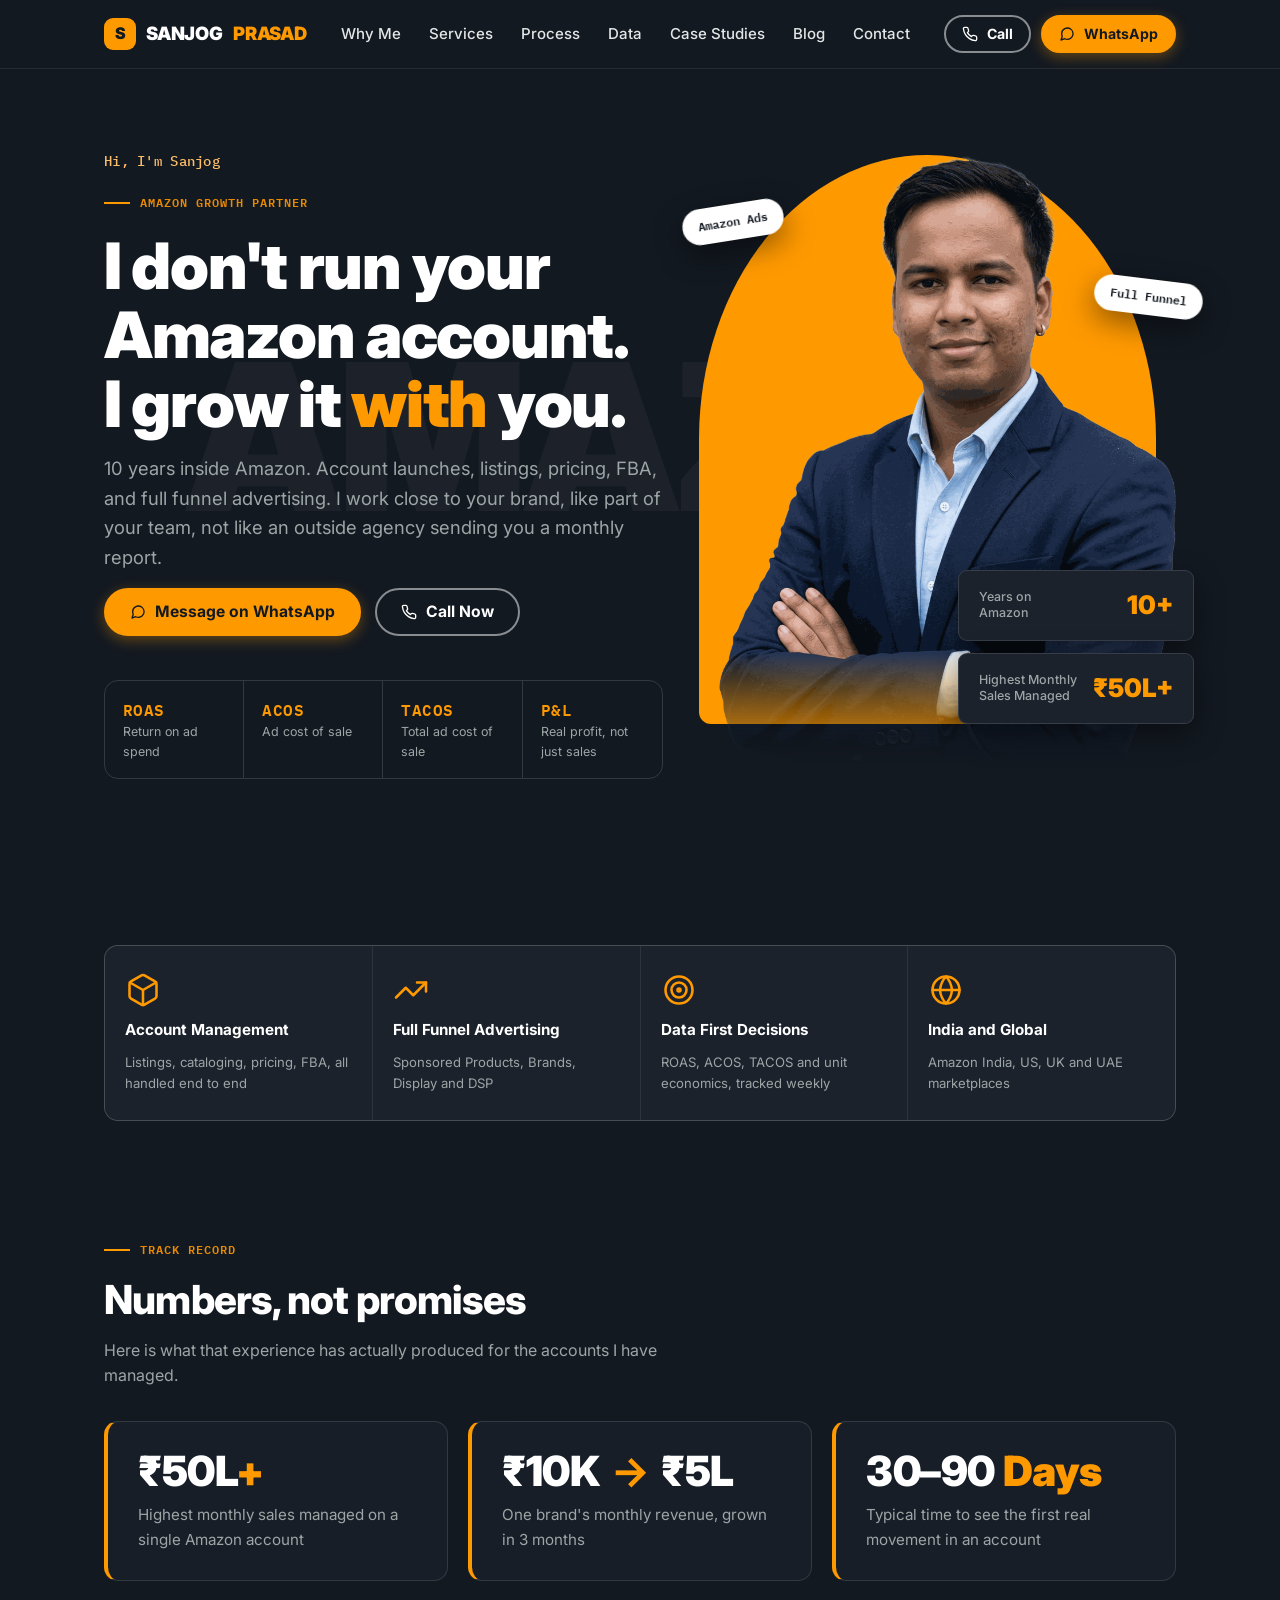
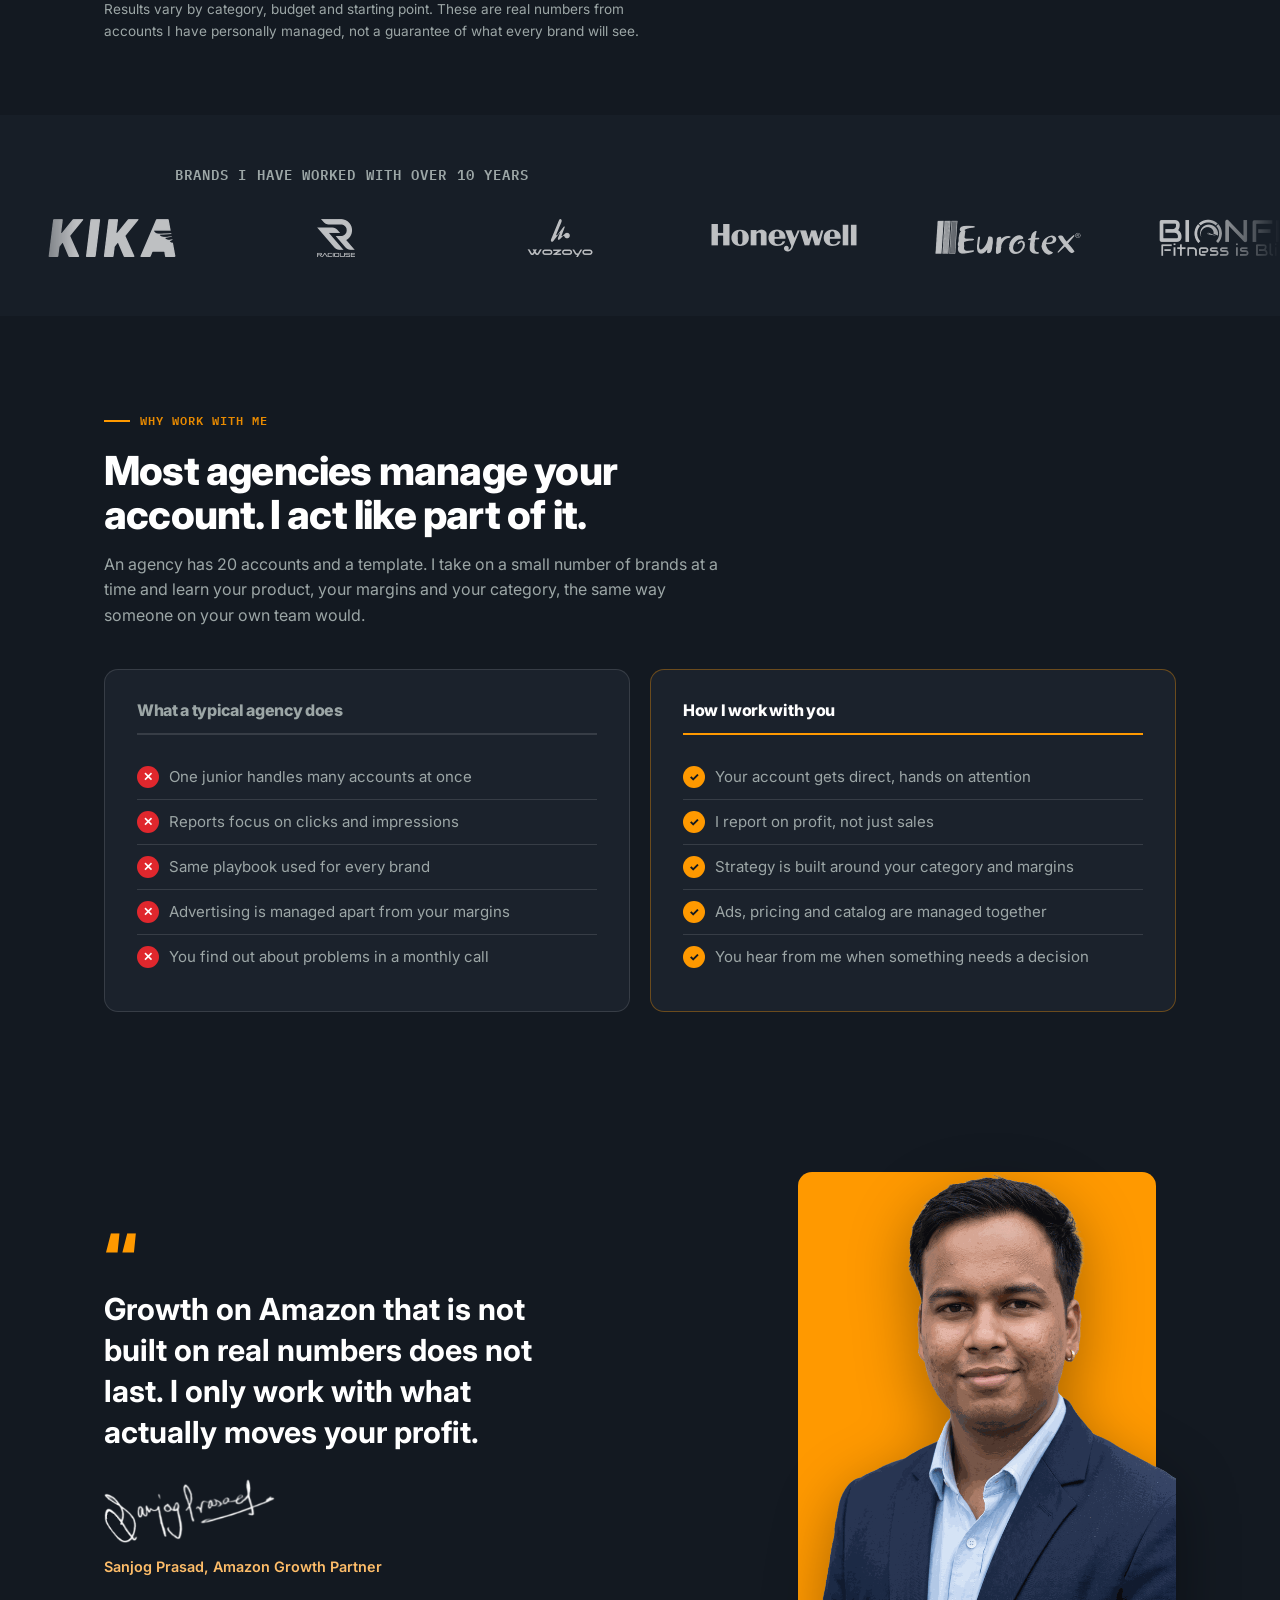
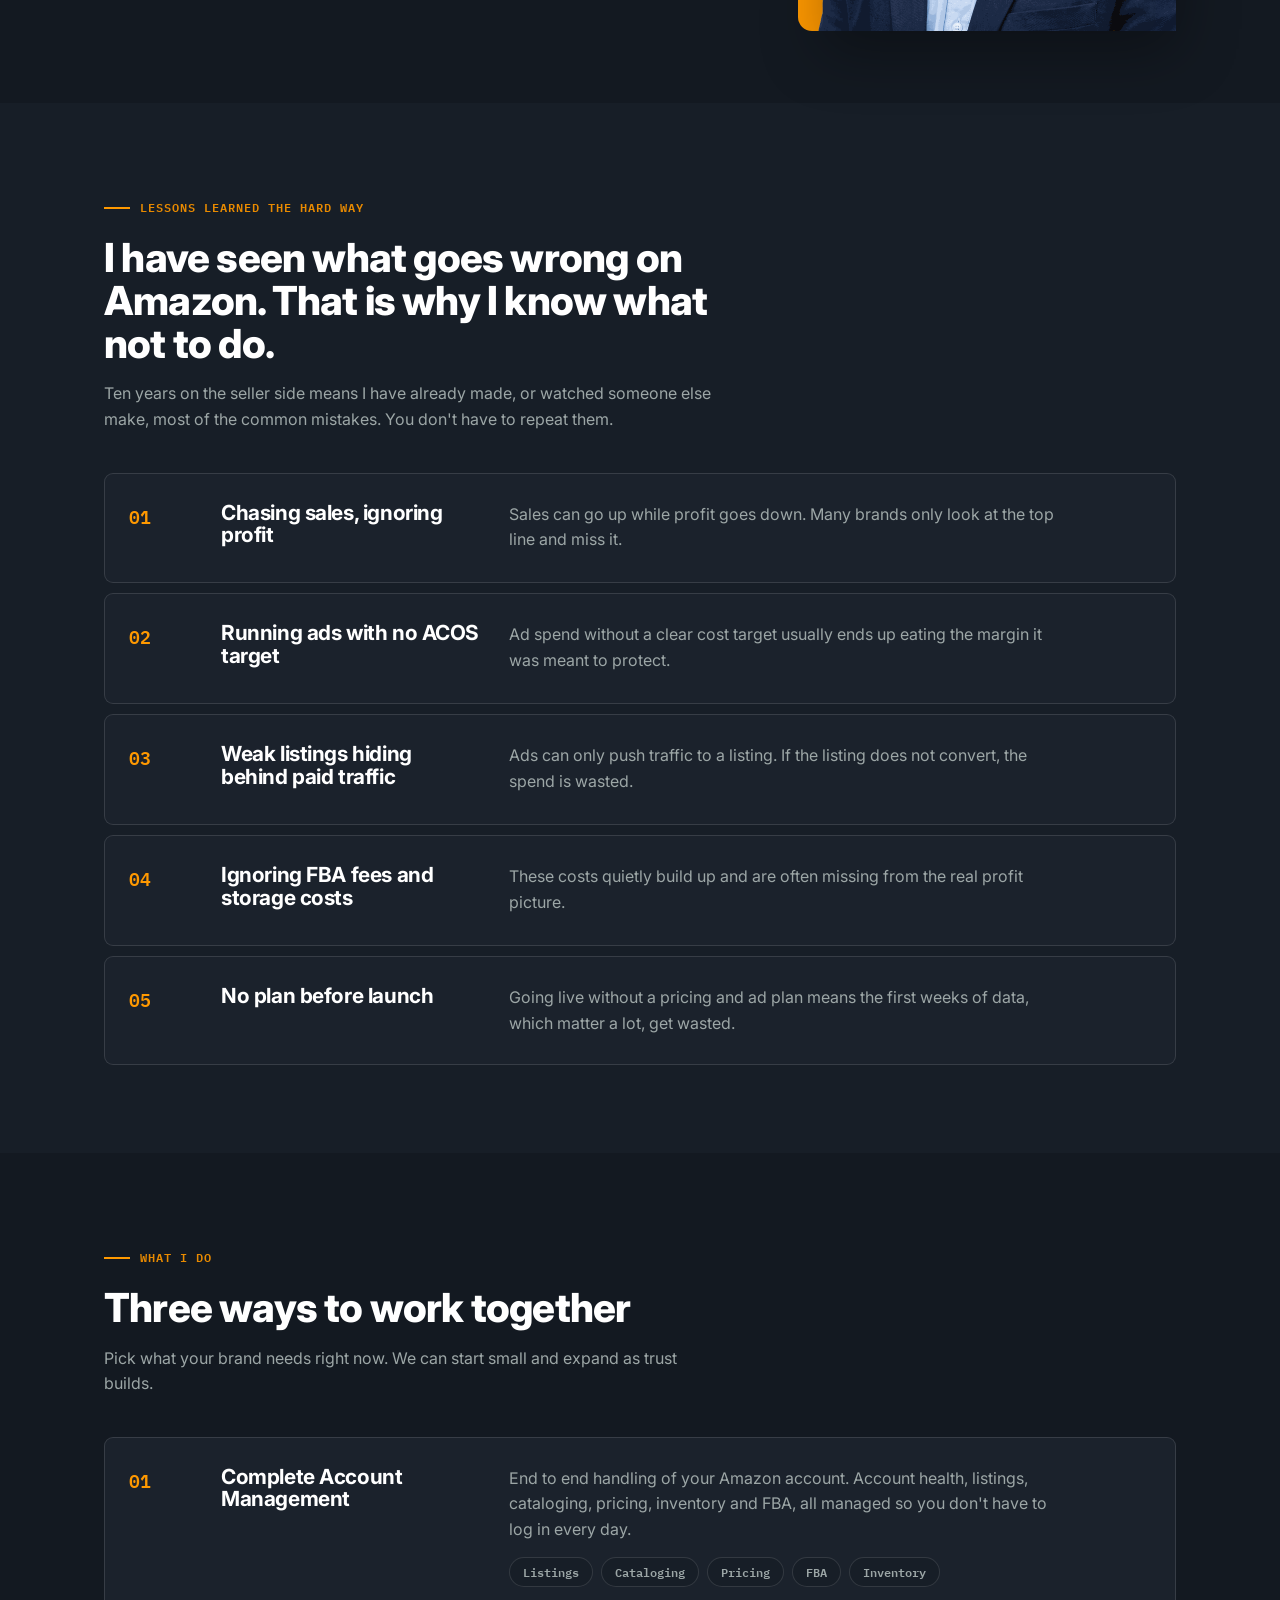
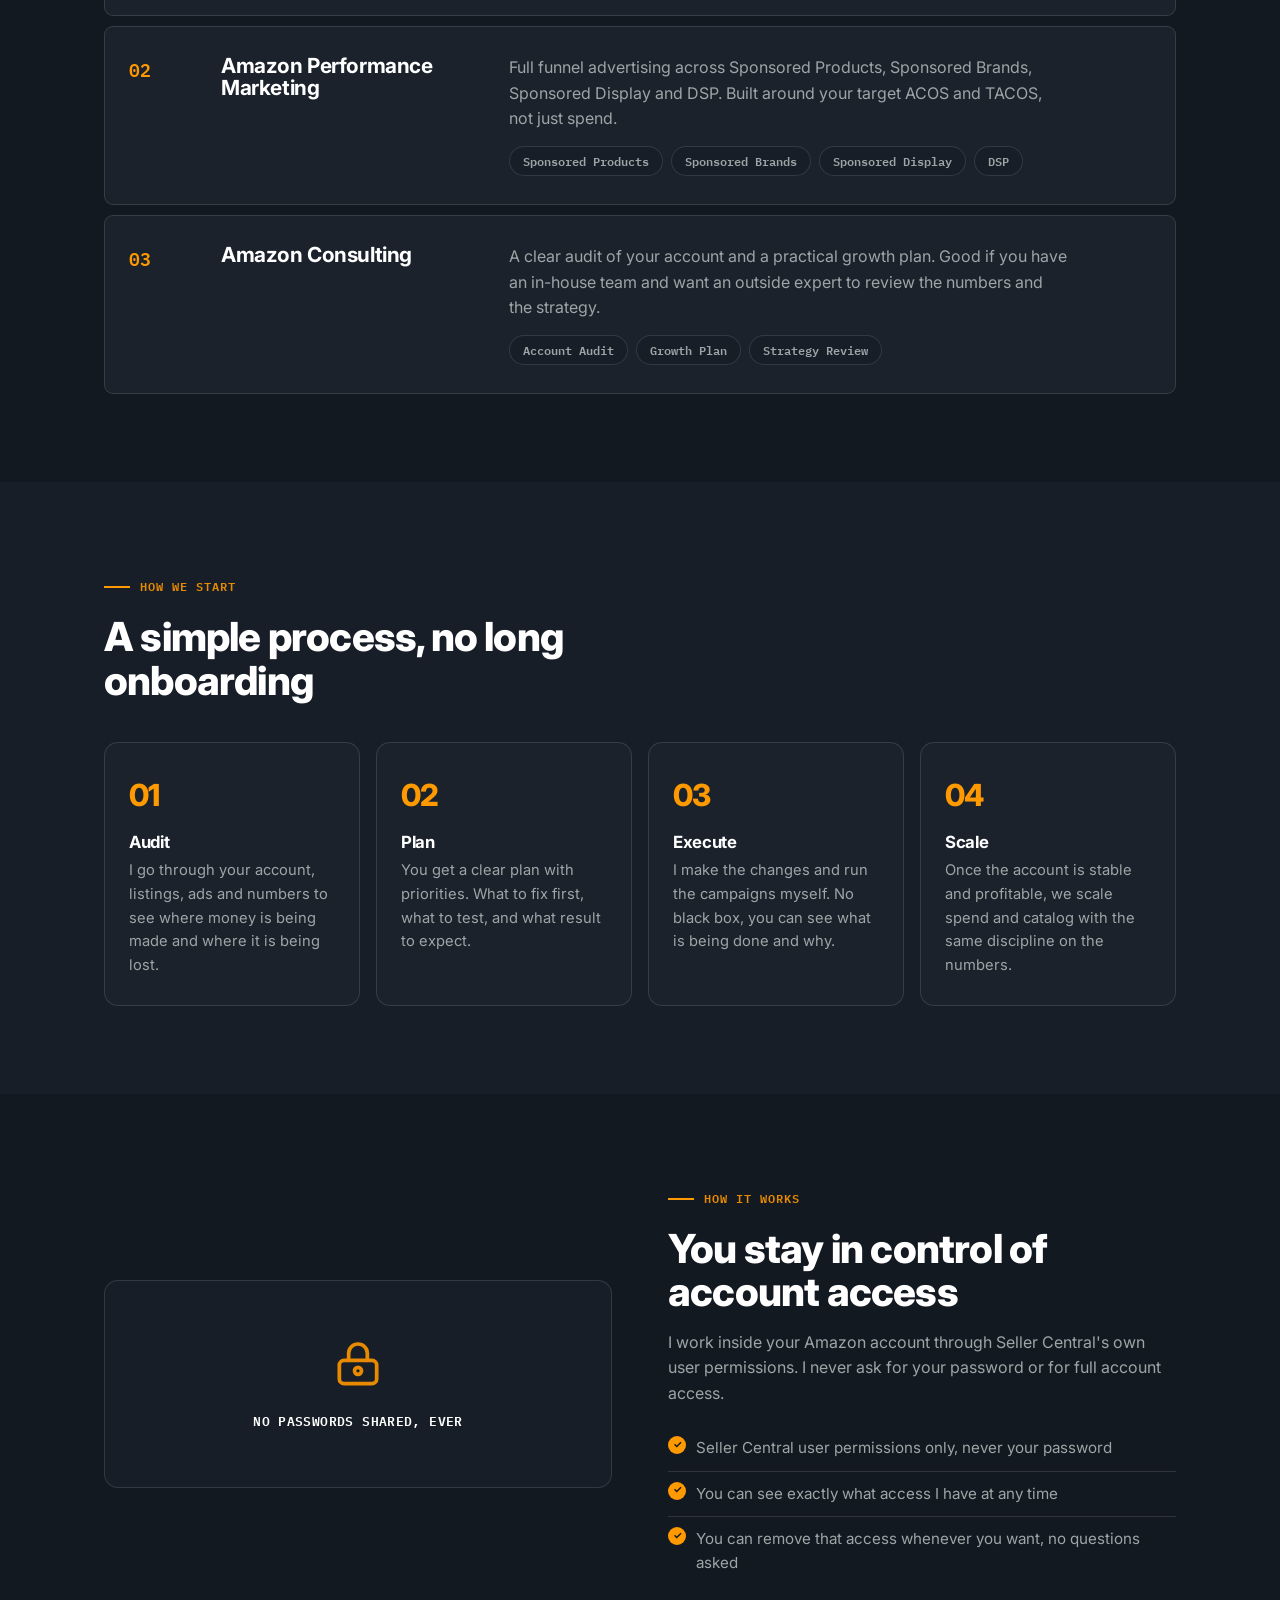
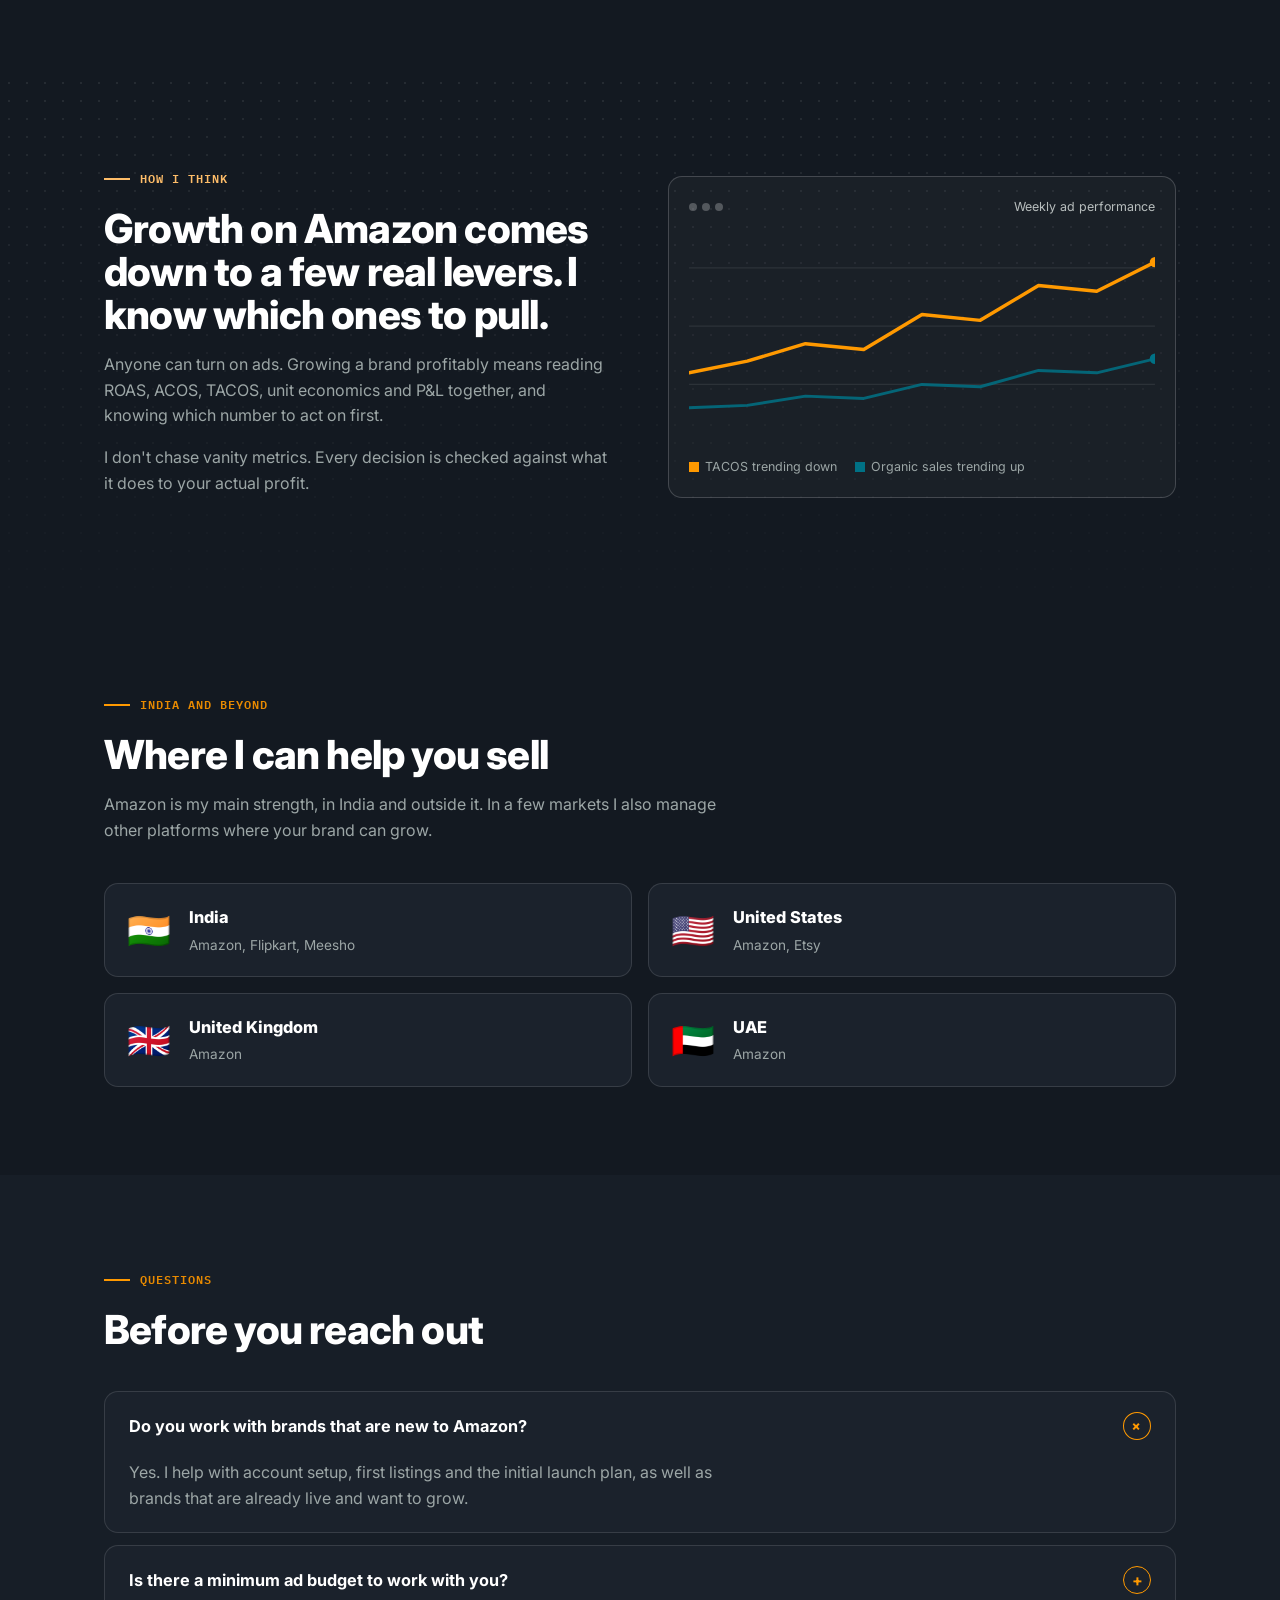
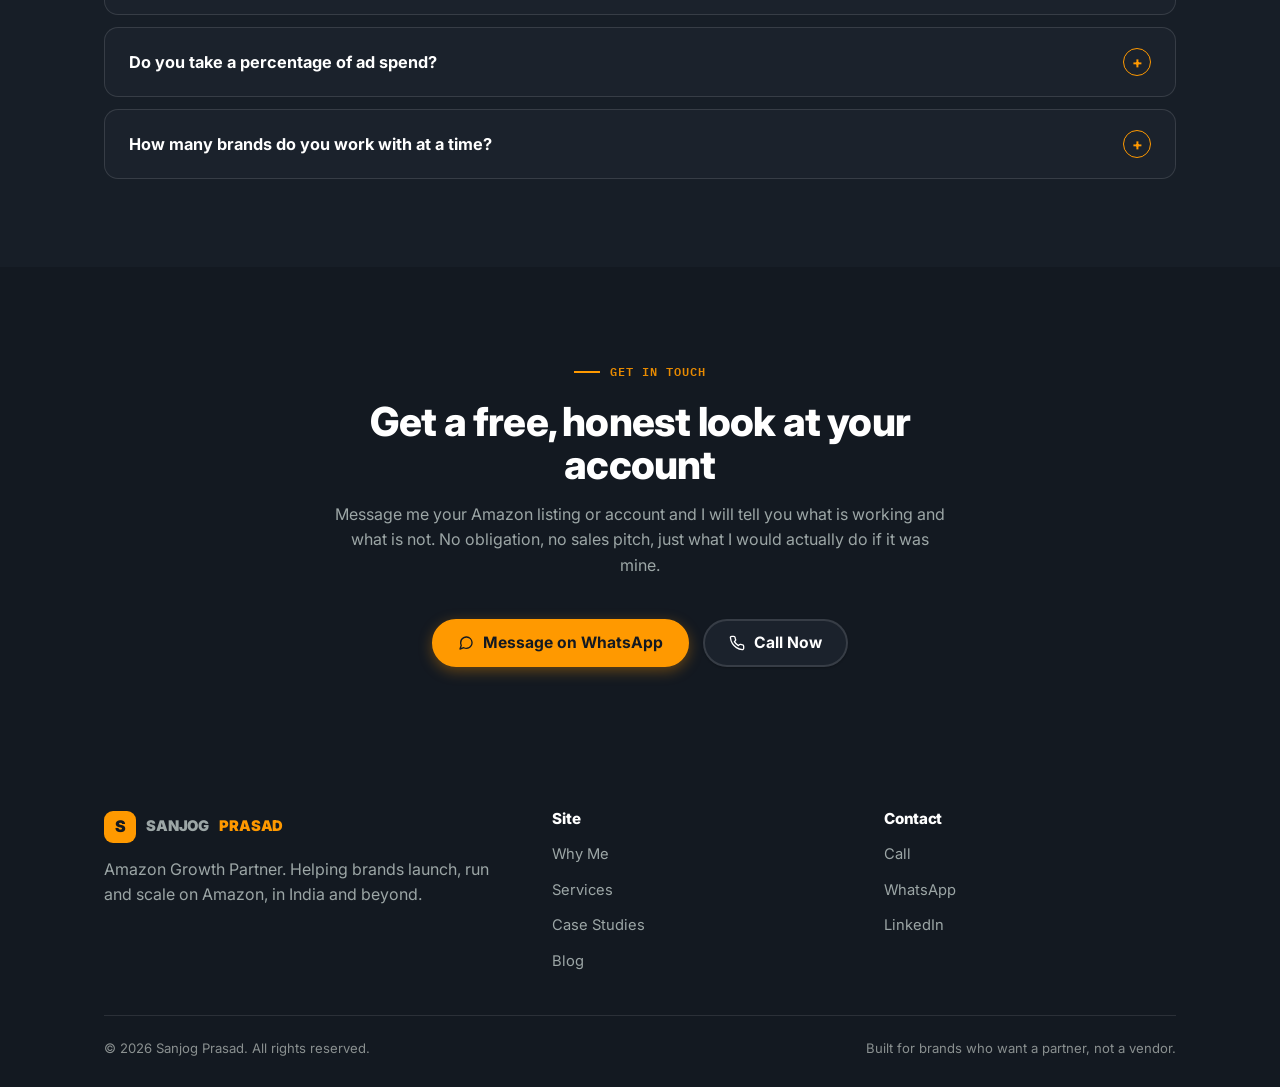
<file: index.html>
<!doctype html>
<html lang="en">
<head>
<meta charset="UTF-8">
<meta name="viewport" content="width=device-width, initial-scale=1.0">
<script>document.documentElement.classList.add('js');</script>
<title>Sanjog Prasad | Amazon Growth Partner for Brands</title>
<meta name="description" content="Sanjog Prasad helps brands grow on Amazon. 10 years of hands on experience in account management, listings, FBA and full funnel advertising. Works like an in-house partner, not an agency.">
<link rel="canonical" href="https://theamazonmanager.com/">

<meta property="og:title" content="Sanjog Prasad | Amazon Growth Partner">
<meta property="og:description" content="10 years inside Amazon. Now working as a growth partner for brands, not just another agency.">
<meta property="og:type" content="website">
<meta property="og:url" content="https://theamazonmanager.com/">

<link rel="preconnect" href="https://fonts.googleapis.com">
<link rel="preconnect" href="https://fonts.gstatic.com" crossorigin>
<link href="https://fonts.googleapis.com/css2?family=Inter:wght@400;500;600;700;800;900&family=IBM+Plex+Mono:wght@500;600;700&display=swap" rel="stylesheet">
<link rel="icon" href="favicon.svg" type="image/svg+xml">
<link rel="stylesheet" href="css/style.css">

<script type="application/ld+json">
{
  "@context": "https://schema.org",
  "@type": "Person",
  "name": "Sanjog Prasad",
  "jobTitle": "Amazon Growth Partner",
  "url": "https://theamazonmanager.com/",
  "worksFor": {
    "@type": "Organization",
    "name": "Sanjog Prasad"
  },
  "knowsAbout": ["Amazon Advertising", "Amazon FBA", "Amazon Account Management", "Amazon SEO", "Unit Economics", "ROAS", "ACOS", "TACOS"]
}
</script>
<script type="application/ld+json">
{
  "@context": "https://schema.org",
  "@type": "ProfessionalService",
  "name": "Sanjog Prasad - Amazon Growth Partner",
  "url": "https://theamazonmanager.com/",
  "areaServed": ["India", "United States", "United Kingdom", "United Arab Emirates"],
  "serviceType": ["Amazon Account Management", "Amazon Performance Marketing", "Amazon Consulting"]
}
</script>
</head>
<body>

<header class="site-header">
  <div class="wrap nav-row">
    <a href="index.html" class="logo"><span class="logo-mark">S</span>SANJOG <span>PRASAD</span></a>
    <nav>
      <ul class="nav-links" id="navLinks">
        <li><a href="#why">Why Me</a></li>
        <li><a href="#services">Services</a></li>
        <li><a href="#process">Process</a></li>
        <li><a href="#data">Data</a></li>
        <li><a href="case-studies.html">Case Studies</a></li>
        <li><a href="blog.html">Blog</a></li>
        <li><a href="#contact">Contact</a></li>
      </ul>
    </nav>
    <div class="nav-cta">
      <a href="tel:+919211227123" class="btn btn-outline"><svg width="16" height="16" viewBox="0 0 24 24" fill="none" stroke="currentColor" stroke-width="2" stroke-linecap="round" stroke-linejoin="round"><path d="M22 16.92v3a2 2 0 0 1-2.18 2 19.79 19.79 0 0 1-8.63-3.07 19.5 19.5 0 0 1-6-6 19.79 19.79 0 0 1-3.07-8.67A2 2 0 0 1 4.11 2h3a2 2 0 0 1 2 1.72c.13.96.36 1.9.7 2.81a2 2 0 0 1-.45 2.11L8.09 9.91a16 16 0 0 0 6 6l1.27-1.27a2 2 0 0 1 2.11-.45c.91.34 1.85.57 2.81.7A2 2 0 0 1 22 16.92Z"/></svg>Call</a>
      <a href="https://wa.me/919211227123?text=Hi%20Sanjog%2C%20I%20found%20your%20website%20and%20want%20to%20talk%20about%20growing%20my%20brand%20on%20Amazon." class="btn btn-orange" target="_blank" rel="noopener"><svg width="16" height="16" viewBox="0 0 24 24" fill="none" stroke="currentColor" stroke-width="2" stroke-linecap="round" stroke-linejoin="round"><path d="M21 11.5a8.38 8.38 0 0 1-.9 3.8 8.5 8.5 0 0 1-7.6 4.7 8.38 8.38 0 0 1-3.8-.9L3 21l1.9-5.7a8.38 8.38 0 0 1-.9-3.8 8.5 8.5 0 0 1 4.7-7.6 8.38 8.38 0 0 1 3.8-.9h.5a8.48 8.48 0 0 1 8 8v.5Z"/></svg>WhatsApp</a>
    </div>
    <button class="nav-toggle" id="navToggle" aria-label="Open menu" aria-expanded="false">&#9776;</button>
  </div>
</header>

<!-- ============ HERO ============ -->
<section class="hero">
  <div class="hero-ghost-word" aria-hidden="true">AMAZON</div>
  <div class="wrap hero-grid">
    <div>
      <p class="greeting">Hi, I'm Sanjog</p>
      <span class="tag">Amazon Growth Partner</span>
      <h1>I don't run your Amazon account.<br>I grow it <span class="accent">with</span> you.</h1>
      <p class="lead">10 years inside Amazon. Account launches, listings, pricing, FBA, and full funnel advertising. I work close to your brand, like part of your team, not like an outside agency sending you a monthly report.</p>
      <div class="btn-row">
        <a href="https://wa.me/919211227123?text=Hi%20Sanjog%2C%20I%20want%20to%20talk%20about%20my%20Amazon%20business." class="btn btn-orange" target="_blank" rel="noopener"><svg width="16" height="16" viewBox="0 0 24 24" fill="none" stroke="currentColor" stroke-width="2" stroke-linecap="round" stroke-linejoin="round"><path d="M21 11.5a8.38 8.38 0 0 1-.9 3.8 8.5 8.5 0 0 1-7.6 4.7 8.38 8.38 0 0 1-3.8-.9L3 21l1.9-5.7a8.38 8.38 0 0 1-.9-3.8 8.5 8.5 0 0 1 4.7-7.6 8.38 8.38 0 0 1 3.8-.9h.5a8.48 8.48 0 0 1 8 8v.5Z"/></svg>Message on WhatsApp</a>
        <a href="tel:+919211227123" class="btn btn-outline"><svg width="16" height="16" viewBox="0 0 24 24" fill="none" stroke="currentColor" stroke-width="2" stroke-linecap="round" stroke-linejoin="round"><path d="M22 16.92v3a2 2 0 0 1-2.18 2 19.79 19.79 0 0 1-8.63-3.07 19.5 19.5 0 0 1-6-6 19.79 19.79 0 0 1-3.07-8.67A2 2 0 0 1 4.11 2h3a2 2 0 0 1 2 1.72c.13.96.36 1.9.7 2.81a2 2 0 0 1-.45 2.11L8.09 9.91a16 16 0 0 0 6 6l1.27-1.27a2 2 0 0 1 2.11-.45c.91.34 1.85.57 2.81.7A2 2 0 0 1 22 16.92Z"/></svg>Call Now</a>
      </div>

      <div class="ticker">
        <div class="ticker-item"><div class="k">ROAS</div><div class="v">Return on ad spend</div></div>
        <div class="ticker-item"><div class="k">ACOS</div><div class="v">Ad cost of sale</div></div>
        <div class="ticker-item"><div class="k">TACOS</div><div class="v">Total ad cost of sale</div></div>
        <div class="ticker-item"><div class="k">P&amp;L</div><div class="v">Real profit, not just sales</div></div>
      </div>
    </div>

    <div class="hero-arch-wrap">
      <span class="sticker-tag sticker-1">Amazon Ads</span>
      <span class="sticker-tag sticker-2">Full Funnel</span>
      <img src="assets/sanjog-portrait.png" alt="Sanjog Prasad, Amazon Growth Partner" class="hero-photo">
      <div class="hero-stat-stack">
        <div class="hero-stat-card">
          <span class="lbl">Years on<br>Amazon</span>
          <span class="num"><span data-counter-target="10" data-counter-duration="1200">10</span>+</span>
        </div>
        <div class="hero-stat-card">
          <span class="lbl">Highest Monthly<br>Sales Managed</span>
          <span class="num">&#8377;<span data-counter-target="50" data-counter-suffix="L+" data-counter-duration="1400">50L+</span></span>
        </div>
      </div>
    </div>
  </div>
</section>

<!-- ============ PROOF STRIP ============ -->
<section class="section" style="padding-top:56px;padding-bottom:56px;">
  <div class="wrap">
    <div class="stat-strip">
      <div class="stat-item">
        <svg class="icon" viewBox="0 0 24 24" fill="none" stroke="currentColor" stroke-width="1.7" stroke-linecap="round" stroke-linejoin="round"><path d="M21 8a2 2 0 0 0-1-1.73l-7-4a2 2 0 0 0-2 0l-7 4A2 2 0 0 0 3 8v8a2 2 0 0 0 1 1.73l7 4a2 2 0 0 0 2 0l7-4a2 2 0 0 0 1-1.73Z"/><path d="m3.3 7 8.7 5 8.7-5"/><path d="M12 22V12"/></svg>
        <div class="label">Account Management</div>
        <div class="sub">Listings, cataloging, pricing, FBA, all handled end to end</div>
      </div>
      <div class="stat-item">
        <svg class="icon" viewBox="0 0 24 24" fill="none" stroke="currentColor" stroke-width="1.7" stroke-linecap="round" stroke-linejoin="round"><path d="M22 7 13.5 15.5 8.5 10.5 2 17"/><path d="M16 7h6v6"/></svg>
        <div class="label">Full Funnel Advertising</div>
        <div class="sub">Sponsored Products, Brands, Display and DSP</div>
      </div>
      <div class="stat-item">
        <svg class="icon" viewBox="0 0 24 24" fill="none" stroke="currentColor" stroke-width="1.7" stroke-linecap="round" stroke-linejoin="round"><circle cx="12" cy="12" r="9"/><circle cx="12" cy="12" r="5"/><circle cx="12" cy="12" r="1"/></svg>
        <div class="label">Data First Decisions</div>
        <div class="sub">ROAS, ACOS, TACOS and unit economics, tracked weekly</div>
      </div>
      <div class="stat-item">
        <svg class="icon" viewBox="0 0 24 24" fill="none" stroke="currentColor" stroke-width="1.7" stroke-linecap="round" stroke-linejoin="round"><circle cx="12" cy="12" r="9"/><path d="M3 12h18"/><path d="M12 3a15 15 0 0 1 4 9 15 15 0 0 1-4 9 15 15 0 0 1-4-9 15 15 0 0 1 4-9Z"/></svg>
        <div class="label">India and Global</div>
        <div class="sub">Amazon India, US, UK and UAE marketplaces</div>
      </div>
    </div>
  </div>
</section>

<!-- ============ REAL NUMBERS ============ -->
<section class="section" style="padding-top:56px;padding-bottom:56px;">
  <div class="wrap">
    <div class="section-head reveal" style="margin-bottom:32px;">
      <span class="tag">Track record</span>
      <h2>Numbers, not promises</h2>
      <p>Here is what that experience has actually produced for the accounts I have managed.</p>
    </div>

    <div class="result-grid reveal">
      <div class="result-card">
        <div class="result-num">&#8377;<span data-counter-target="50" data-counter-suffix="L" data-counter-duration="1400">50L</span><span class="plus">+</span></div>
        <div class="result-label">Highest monthly sales managed on a single Amazon account</div>
      </div>
      <div class="result-card">
        <div class="result-num">&#8377;10K <span class="arrow">&#8594;</span> &#8377;<span data-counter-target="5" data-counter-suffix="L" data-counter-duration="1400">5L</span></div>
        <div class="result-label">One brand's monthly revenue, grown in 3 months</div>
      </div>
      <div class="result-card">
        <div class="result-num">30&ndash;90 <span class="plus">Days</span></div>
        <div class="result-label">Typical time to see the first real movement in an account</div>
      </div>
    </div>
    <p class="small" style="margin-top:18px;">Results vary by category, budget and starting point. These are real numbers from accounts I have personally managed, not a guarantee of what every brand will see.</p>
  </div>
</section>

<!-- ============ BRANDS I HAVE WORKED WITH ============ -->
<section class="section section-soft" style="padding-top:48px;padding-bottom:48px;">
  <div class="wrap">
    <p class="small center" style="font-family:var(--font-mono);text-transform:uppercase;letter-spacing:0.08em;font-weight:600;margin-bottom:24px;">Brands I have worked with over 10 years</p>
  </div>
  <div class="logo-marquee">
    <div class="logo-track">
      <img class="brand-logo" src="assets/brands/kika.png" alt="KIKA" width="180" height="60" loading="lazy">
      <img class="brand-logo" src="assets/brands/raciouse.png" alt="Raciouse" width="180" height="60" loading="lazy">
      <img class="brand-logo" src="assets/brands/wozoyo.png" alt="Wozoyo" width="180" height="60" loading="lazy">
      <img class="brand-logo" src="assets/brands/honeywell.png" alt="Honeywell" width="180" height="60" loading="lazy">
      <img class="brand-logo" src="assets/brands/eurotex.png" alt="Eurotex" width="180" height="60" loading="lazy">
      <img class="brand-logo" src="assets/brands/bionfit.png" alt="BionFit" width="180" height="60" loading="lazy">
      <img class="brand-logo" src="assets/brands/werfit.png" alt="WeRFIT" width="180" height="60" loading="lazy">
      <img class="brand-logo" src="assets/brands/fabcafe.png" alt="FabCafe" width="180" height="60" loading="lazy">
      <!-- second copy for a seamless loop. Keep it identical to the set above. -->
      <img class="brand-logo" src="assets/brands/kika.png" alt="" width="180" height="60" loading="lazy">
      <img class="brand-logo" src="assets/brands/raciouse.png" alt="" width="180" height="60" loading="lazy">
      <img class="brand-logo" src="assets/brands/wozoyo.png" alt="" width="180" height="60" loading="lazy">
      <img class="brand-logo" src="assets/brands/honeywell.png" alt="" width="180" height="60" loading="lazy">
      <img class="brand-logo" src="assets/brands/eurotex.png" alt="" width="180" height="60" loading="lazy">
      <img class="brand-logo" src="assets/brands/bionfit.png" alt="" width="180" height="60" loading="lazy">
      <img class="brand-logo" src="assets/brands/werfit.png" alt="" width="180" height="60" loading="lazy">
      <img class="brand-logo" src="assets/brands/fabcafe.png" alt="" width="180" height="60" loading="lazy">
    </div>
  </div>
</section>

<!-- ============ WHY NOT AN AGENCY ============ -->
<section class="section" id="why">
  <div class="wrap">
    <div class="section-head reveal">
      <span class="tag">Why work with me</span>
      <h2>Most agencies manage your account. I act like part of it.</h2>
      <p>An agency has 20 accounts and a template. I take on a small number of brands at a time and learn your product, your margins and your category, the same way someone on your own team would.</p>
    </div>

    <div class="compare reveal">
      <div class="compare-col theirs">
        <h4>What a typical agency does</h4>
        <ul class="compare-list">
          <li><span class="mark">&#10005;</span> One junior handles many accounts at once</li>
          <li><span class="mark">&#10005;</span> Reports focus on clicks and impressions</li>
          <li><span class="mark">&#10005;</span> Same playbook used for every brand</li>
          <li><span class="mark">&#10005;</span> Advertising is managed apart from your margins</li>
          <li><span class="mark">&#10005;</span> You find out about problems in a monthly call</li>
        </ul>
      </div>
      <div class="compare-col mine">
        <h4>How I work with you</h4>
        <ul class="compare-list">
          <li><span class="mark">&#10003;</span> Your account gets direct, hands on attention</li>
          <li><span class="mark">&#10003;</span> I report on profit, not just sales</li>
          <li><span class="mark">&#10003;</span> Strategy is built around your category and margins</li>
          <li><span class="mark">&#10003;</span> Ads, pricing and catalog are managed together</li>
          <li><span class="mark">&#10003;</span> You hear from me when something needs a decision</li>
        </ul>
      </div>
    </div>
  </div>
</section>

<!-- ============ MANIFESTO ============ -->
<section class="manifesto">
  <div class="wrap manifesto-grid reveal">
    <div>
      <span class="mark">&ldquo;</span>
      <p>Growth on Amazon that is not built on real numbers does not last. I only work with what actually moves your profit.</p>
      <img src="assets/signature-white.png" alt="Sanjog Prasad signature" class="manifesto-sig">
      <div class="who">Sanjog Prasad, Amazon Growth Partner</div>
    </div>
    <div class="manifesto-photo-wrap photo-accent">
      <img src="assets/sanjog-closeup.png" alt="Sanjog Prasad" class="manifesto-photo">
    </div>
  </div>
</section>

<!-- ============ COMMON MISTAKES ============ -->
<section class="section section-soft">
  <div class="wrap">
    <div class="section-head reveal">
      <span class="tag">Lessons learned the hard way</span>
      <h2>I have seen what goes wrong on Amazon. That is why I know what not to do.</h2>
      <p>Ten years on the seller side means I have already made, or watched someone else make, most of the common mistakes. You don't have to repeat them.</p>
    </div>

    <div class="ledger reveal">
      <div class="ledger-row">
        <div class="no">01</div>
        <h3>Chasing sales, ignoring profit</h3>
        <p class="col-desc">Sales can go up while profit goes down. Many brands only look at the top line and miss it.</p>
      </div>
      <div class="ledger-row">
        <div class="no">02</div>
        <h3>Running ads with no ACOS target</h3>
        <p class="col-desc">Ad spend without a clear cost target usually ends up eating the margin it was meant to protect.</p>
      </div>
      <div class="ledger-row">
        <div class="no">03</div>
        <h3>Weak listings hiding behind paid traffic</h3>
        <p class="col-desc">Ads can only push traffic to a listing. If the listing does not convert, the spend is wasted.</p>
      </div>
      <div class="ledger-row">
        <div class="no">04</div>
        <h3>Ignoring FBA fees and storage costs</h3>
        <p class="col-desc">These costs quietly build up and are often missing from the real profit picture.</p>
      </div>
      <div class="ledger-row">
        <div class="no">05</div>
        <h3>No plan before launch</h3>
        <p class="col-desc">Going live without a pricing and ad plan means the first weeks of data, which matter a lot, get wasted.</p>
      </div>
    </div>
  </div>
</section>

<!-- ============ SERVICES ============ -->
<section class="section" id="services">
  <div class="wrap">
    <div class="section-head reveal">
      <span class="tag">What I do</span>
      <h2>Three ways to work together</h2>
      <p>Pick what your brand needs right now. We can start small and expand as trust builds.</p>
    </div>

    <div class="ledger reveal">
      <div class="ledger-row">
        <div class="no">01</div>
        <h3>Complete Account Management</h3>
        <div class="col-desc">
          <p>End to end handling of your Amazon account. Account health, listings, cataloging, pricing, inventory and FBA, all managed so you don't have to log in every day.</p>
          <div class="chip-row">
            <span class="chip">Listings</span>
            <span class="chip">Cataloging</span>
            <span class="chip">Pricing</span>
            <span class="chip">FBA</span>
            <span class="chip">Inventory</span>
          </div>
        </div>
      </div>
      <div class="ledger-row">
        <div class="no">02</div>
        <h3>Amazon Performance Marketing</h3>
        <div class="col-desc">
          <p>Full funnel advertising across Sponsored Products, Sponsored Brands, Sponsored Display and DSP. Built around your target ACOS and TACOS, not just spend.</p>
          <div class="chip-row">
            <span class="chip">Sponsored Products</span>
            <span class="chip">Sponsored Brands</span>
            <span class="chip">Sponsored Display</span>
            <span class="chip">DSP</span>
          </div>
        </div>
      </div>
      <div class="ledger-row">
        <div class="no">03</div>
        <h3>Amazon Consulting</h3>
        <div class="col-desc">
          <p>A clear audit of your account and a practical growth plan. Good if you have an in-house team and want an outside expert to review the numbers and the strategy.</p>
          <div class="chip-row">
            <span class="chip">Account Audit</span>
            <span class="chip">Growth Plan</span>
            <span class="chip">Strategy Review</span>
          </div>
        </div>
      </div>
    </div>
  </div>
</section>

<!-- ============ PROCESS ============ -->
<section class="section section-soft" id="process">
  <div class="wrap">
    <div class="section-head reveal">
      <span class="tag">How we start</span>
      <h2>A simple process, no long onboarding</h2>
    </div>
    <div class="steps reveal">
      <div class="step">
        <span class="no">01</span>
        <h3>Audit</h3>
        <p>I go through your account, listings, ads and numbers to see where money is being made and where it is being lost.</p>
      </div>
      <div class="step">
        <span class="no">02</span>
        <h3>Plan</h3>
        <p>You get a clear plan with priorities. What to fix first, what to test, and what result to expect.</p>
      </div>
      <div class="step">
        <span class="no">03</span>
        <h3>Execute</h3>
        <p>I make the changes and run the campaigns myself. No black box, you can see what is being done and why.</p>
      </div>
      <div class="step">
        <span class="no">04</span>
        <h3>Scale</h3>
        <p>Once the account is stable and profitable, we scale spend and catalog with the same discipline on the numbers.</p>
      </div>
    </div>
  </div>
</section>

<!-- ============ SECURE ACCOUNT ACCESS ============ -->
<section class="section">
  <div class="wrap split reveal">
    <div class="access-visual">
      <svg width="56" height="56" viewBox="0 0 24 24" fill="none" stroke="currentColor" stroke-width="1.6" stroke-linecap="round" stroke-linejoin="round" style="color:var(--orange-dark);">
        <rect x="4" y="10" width="16" height="10" rx="2"/>
        <path d="M8 10V7a4 4 0 0 1 8 0v3"/>
        <circle cx="12" cy="14.5" r="1.5"/>
      </svg>
      <div class="access-caption">No passwords shared, ever</div>
    </div>
    <div>
      <span class="tag">How it works</span>
      <h2>You stay in control of account access</h2>
      <p>I work inside your Amazon account through Seller Central's own user permissions. I never ask for your password or for full account access.</p>
      <ul class="access-list">
        <li>Seller Central user permissions only, never your password</li>
        <li>You can see exactly what access I have at any time</li>
        <li>You can remove that access whenever you want, no questions asked</li>
      </ul>
    </div>
  </div>
</section>

<!-- ============ DATA / EXPERTISE ============ -->
<section class="section section-dark" id="data">
  <div class="wrap split">
    <div>
      <span class="tag">How I think</span>
      <h2>Growth on Amazon comes down to a few real levers. I know which ones to pull.</h2>
      <p style="color:var(--ink-soft);">Anyone can turn on ads. Growing a brand profitably means reading ROAS, ACOS, TACOS, unit economics and P&amp;L together, and knowing which number to act on first.</p>
      <p style="color:var(--ink-soft);">I don't chase vanity metrics. Every decision is checked against what it does to your actual profit.</p>
    </div>
    <div class="dash-mock">
      <div class="dash-top">
        <span class="dot-row"><span></span><span></span><span></span></span>
        <span>Weekly ad performance</span>
      </div>
      <svg viewBox="0 0 400 180" xmlns="http://www.w3.org/2000/svg">
        <line x1="0" y1="30" x2="400" y2="30" stroke="rgba(255,255,255,0.08)"/>
        <line x1="0" y1="80" x2="400" y2="80" stroke="rgba(255,255,255,0.08)"/>
        <line x1="0" y1="130" x2="400" y2="130" stroke="rgba(255,255,255,0.08)"/>
        <polyline points="0,120 50,110 100,95 150,100 200,70 250,75 300,45 350,50 400,25" fill="none" stroke="#FF9900" stroke-width="3" stroke-linecap="round" stroke-linejoin="round"/>
        <polyline points="0,150 50,148 100,140 150,142 200,130 250,132 300,118 350,120 400,108" fill="none" stroke="#007185" stroke-width="2.5" stroke-linecap="round" stroke-linejoin="round" opacity="0.85"/>
        <circle cx="400" cy="25" r="4.5" fill="#FF9900"/>
        <circle cx="400" cy="108" r="4.5" fill="#007185"/>
      </svg>
      <div class="dash-legend">
        <span><i style="background:#FF9900;"></i>TACOS trending down</span>
        <span><i style="background:#007185;"></i>Organic sales trending up</span>
      </div>
    </div>
  </div>
</section>

<!-- ============ GLOBAL ============ -->
<section class="section">
  <div class="wrap">
    <div class="section-head reveal">
      <span class="tag">India and beyond</span>
      <h2>Where I can help you sell</h2>
      <p>Amazon is my main strength, in India and outside it. In a few markets I also manage other platforms where your brand can grow.</p>
    </div>
    <div class="country-grid reveal">
      <div class="country-card">
        <span class="flag" aria-hidden="true">&#127470;&#127475;</span>
        <div>
          <div class="name">India</div>
          <div class="platforms">Amazon, Flipkart, Meesho</div>
        </div>
      </div>
      <div class="country-card">
        <span class="flag" aria-hidden="true">&#127482;&#127480;</span>
        <div>
          <div class="name">United States</div>
          <div class="platforms">Amazon, Etsy</div>
        </div>
      </div>
      <div class="country-card">
        <span class="flag" aria-hidden="true">&#127468;&#127463;</span>
        <div>
          <div class="name">United Kingdom</div>
          <div class="platforms">Amazon</div>
        </div>
      </div>
      <div class="country-card">
        <span class="flag" aria-hidden="true">&#127462;&#127466;</span>
        <div>
          <div class="name">UAE</div>
          <div class="platforms">Amazon</div>
        </div>
      </div>
    </div>
  </div>
</section>

<!-- ============ FAQ ============ -->
<section class="section section-soft">
  <div class="wrap">
    <div class="section-head reveal">
      <span class="tag">Questions</span>
      <h2>Before you reach out</h2>
    </div>
    <div class="faq-list reveal">
      <div class="faq-item open">
        <button class="faq-q"><span>Do you work with brands that are new to Amazon?</span><span class="icon">+</span></button>
        <div class="faq-a"><p>Yes. I help with account setup, first listings and the initial launch plan, as well as brands that are already live and want to grow.</p></div>
      </div>
      <div class="faq-item">
        <button class="faq-q"><span>Is there a minimum ad budget to work with you?</span><span class="icon">+</span></button>
        <div class="faq-a"><p>It depends on your category and goals. Share your numbers on a call and I will tell you honestly if it makes sense right now.</p></div>
      </div>
      <div class="faq-item">
        <button class="faq-q"><span>Do you take a percentage of ad spend?</span><span class="icon">+</span></button>
        <div class="faq-a"><p>Pricing depends on the service and scope. We will discuss a structure that makes sense for your budget before anything starts.</p></div>
      </div>
      <div class="faq-item">
        <button class="faq-q"><span>How many brands do you work with at a time?</span><span class="icon">+</span></button>
        <div class="faq-a"><p>I keep this limited on purpose, so every brand gets real attention instead of being one of many accounts on a list.</p></div>
      </div>
    </div>
  </div>
</section>

<!-- ============ CONTACT ============ -->
<section class="section" id="contact">
  <div class="wrap center">
    <div class="section-head reveal" style="margin-left:auto;margin-right:auto;">
      <span class="tag">Get in touch</span>
      <h2>Get a free, honest look at your account</h2>
      <p style="margin-left:auto;margin-right:auto;">Message me your Amazon listing or account and I will tell you what is working and what is not. No obligation, no sales pitch, just what I would actually do if it was mine.</p>
    </div>
    <div class="btn-row" style="justify-content:center;">
      <a href="https://wa.me/919211227123?text=Hi%20Sanjog%2C%20I%20want%20to%20talk%20about%20my%20Amazon%20business." class="btn btn-orange" target="_blank" rel="noopener"><svg width="16" height="16" viewBox="0 0 24 24" fill="none" stroke="currentColor" stroke-width="2" stroke-linecap="round" stroke-linejoin="round"><path d="M21 11.5a8.38 8.38 0 0 1-.9 3.8 8.5 8.5 0 0 1-7.6 4.7 8.38 8.38 0 0 1-3.8-.9L3 21l1.9-5.7a8.38 8.38 0 0 1-.9-3.8 8.5 8.5 0 0 1 4.7-7.6 8.38 8.38 0 0 1 3.8-.9h.5a8.48 8.48 0 0 1 8 8v.5Z"/></svg>Message on WhatsApp</a>
      <a href="tel:+919211227123" class="btn btn-navy"><svg width="16" height="16" viewBox="0 0 24 24" fill="none" stroke="currentColor" stroke-width="2" stroke-linecap="round" stroke-linejoin="round"><path d="M22 16.92v3a2 2 0 0 1-2.18 2 19.79 19.79 0 0 1-8.63-3.07 19.5 19.5 0 0 1-6-6 19.79 19.79 0 0 1-3.07-8.67A2 2 0 0 1 4.11 2h3a2 2 0 0 1 2 1.72c.13.96.36 1.9.7 2.81a2 2 0 0 1-.45 2.11L8.09 9.91a16 16 0 0 0 6 6l1.27-1.27a2 2 0 0 1 2.11-.45c.91.34 1.85.57 2.81.7A2 2 0 0 1 22 16.92Z"/></svg>Call Now</a>
    </div>
  </div>
</section>

<footer class="site-footer">
  <div class="wrap">
    <div class="footer-grid">
      <div>
        <a href="index.html" class="logo"><span class="logo-mark">S</span>SANJOG <span>PRASAD</span></a>
        <p style="color:var(--ink-soft);margin-top:14px;">Amazon Growth Partner. Helping brands launch, run and scale on Amazon, in India and beyond.</p>
      </div>
      <div>
        <h4>Site</h4>
        <ul>
          <li><a href="index.html#why">Why Me</a></li>
          <li><a href="index.html#services">Services</a></li>
          <li><a href="case-studies.html">Case Studies</a></li>
          <li><a href="blog.html">Blog</a></li>
        </ul>
      </div>
      <div>
        <h4>Contact</h4>
        <ul>
          <li><a href="tel:+919211227123">Call</a></li>
          <li><a href="https://wa.me/919211227123" target="_blank" rel="noopener">WhatsApp</a></li>
          <li><a href="https://linkedin.com/in/" target="_blank" rel="noopener">LinkedIn</a></li>
        </ul>
      </div>
    </div>
    <div class="footer-bottom">
      <span>&copy; <span id="year"></span> Sanjog Prasad. All rights reserved.</span>
      <span>Built for brands who want a partner, not a vendor.</span>
    </div>
  </div>
</footer>

<div class="sticky-cta">
  <div class="wrap">
    <a href="tel:+919211227123" class="call"><svg width="16" height="16" viewBox="0 0 24 24" fill="none" stroke="currentColor" stroke-width="2" stroke-linecap="round" stroke-linejoin="round"><path d="M22 16.92v3a2 2 0 0 1-2.18 2 19.79 19.79 0 0 1-8.63-3.07 19.5 19.5 0 0 1-6-6 19.79 19.79 0 0 1-3.07-8.67A2 2 0 0 1 4.11 2h3a2 2 0 0 1 2 1.72c.13.96.36 1.9.7 2.81a2 2 0 0 1-.45 2.11L8.09 9.91a16 16 0 0 0 6 6l1.27-1.27a2 2 0 0 1 2.11-.45c.91.34 1.85.57 2.81.7A2 2 0 0 1 22 16.92Z"/></svg>Call Now</a>
    <a href="https://wa.me/919211227123?text=Hi%20Sanjog%2C%20I%20want%20to%20talk%20about%20my%20Amazon%20business." class="wa" target="_blank" rel="noopener"><svg width="16" height="16" viewBox="0 0 24 24" fill="none" stroke="currentColor" stroke-width="2" stroke-linecap="round" stroke-linejoin="round"><path d="M21 11.5a8.38 8.38 0 0 1-.9 3.8 8.5 8.5 0 0 1-7.6 4.7 8.38 8.38 0 0 1-3.8-.9L3 21l1.9-5.7a8.38 8.38 0 0 1-.9-3.8 8.5 8.5 0 0 1 4.7-7.6 8.38 8.38 0 0 1 3.8-.9h.5a8.48 8.48 0 0 1 8 8v.5Z"/></svg>WhatsApp</a>
  </div>
</div>

<script src="js/script.js"></script>
</body>
</html>
</file>
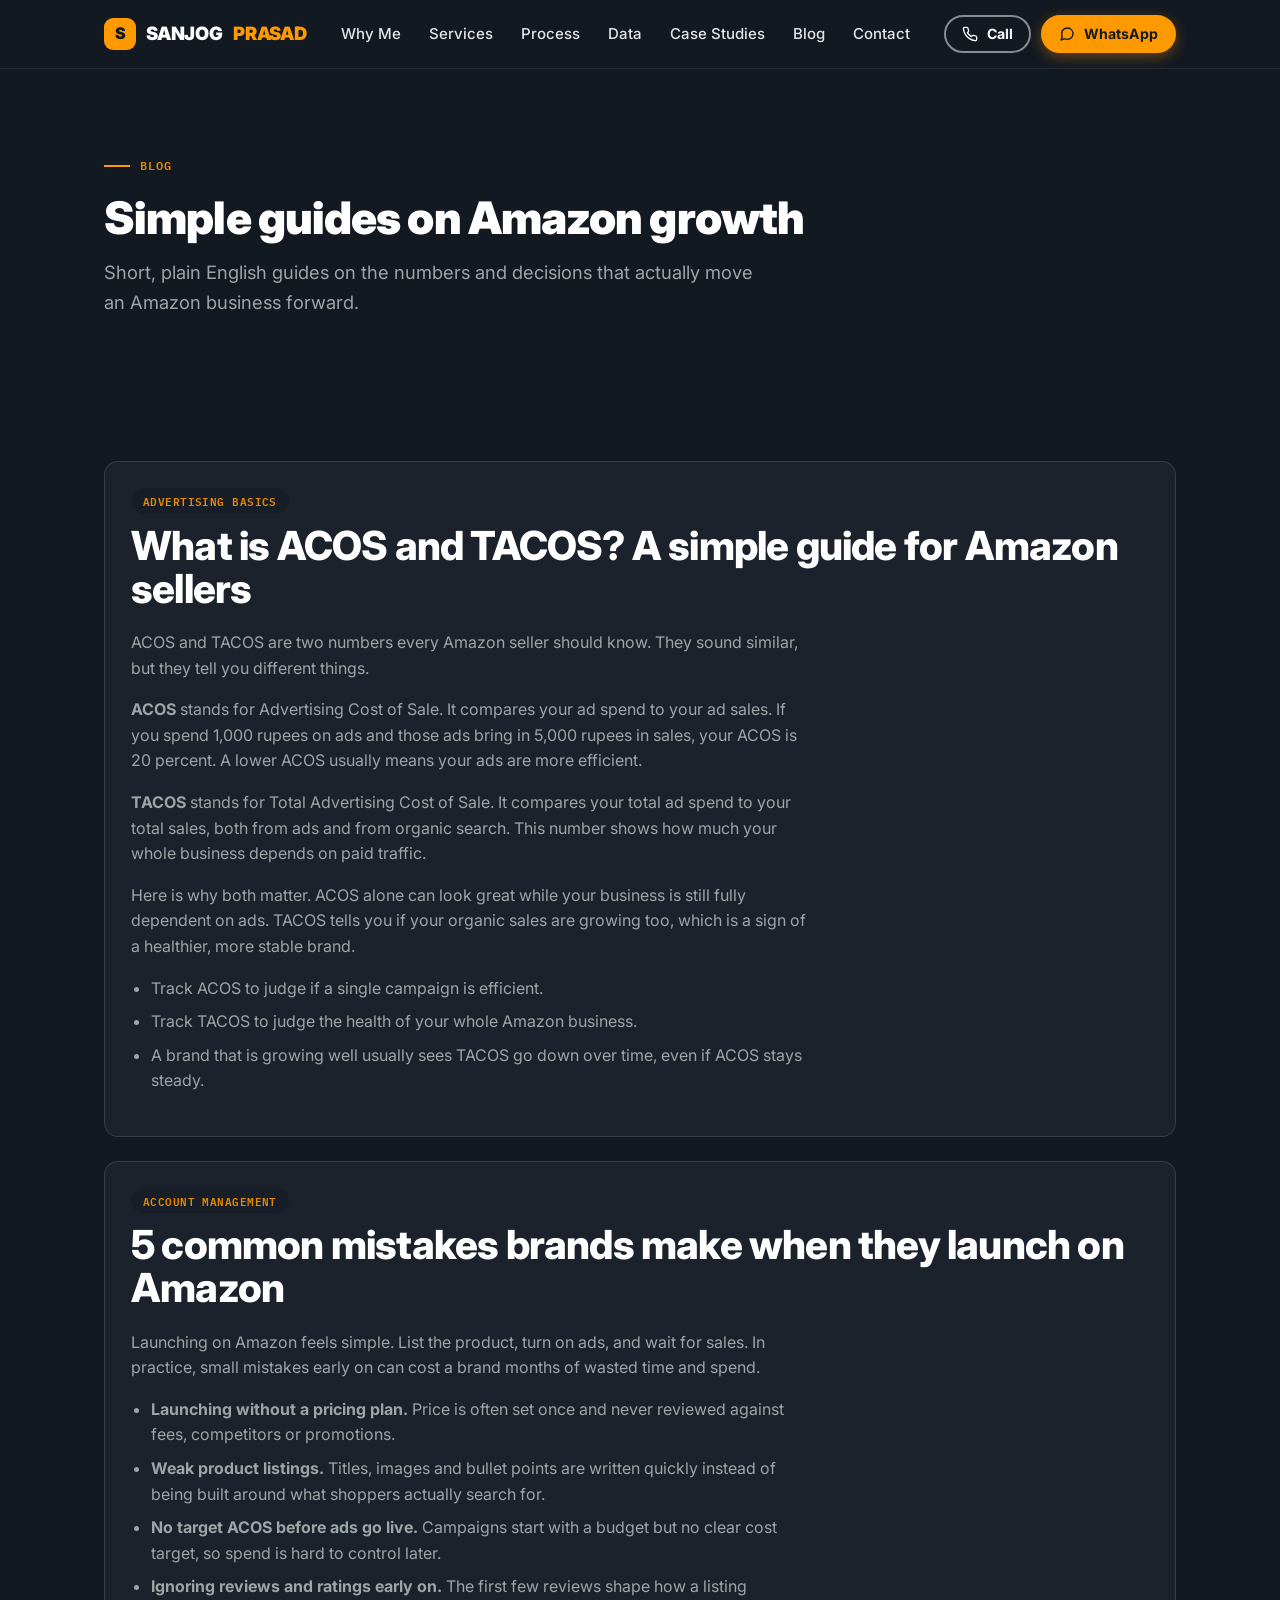
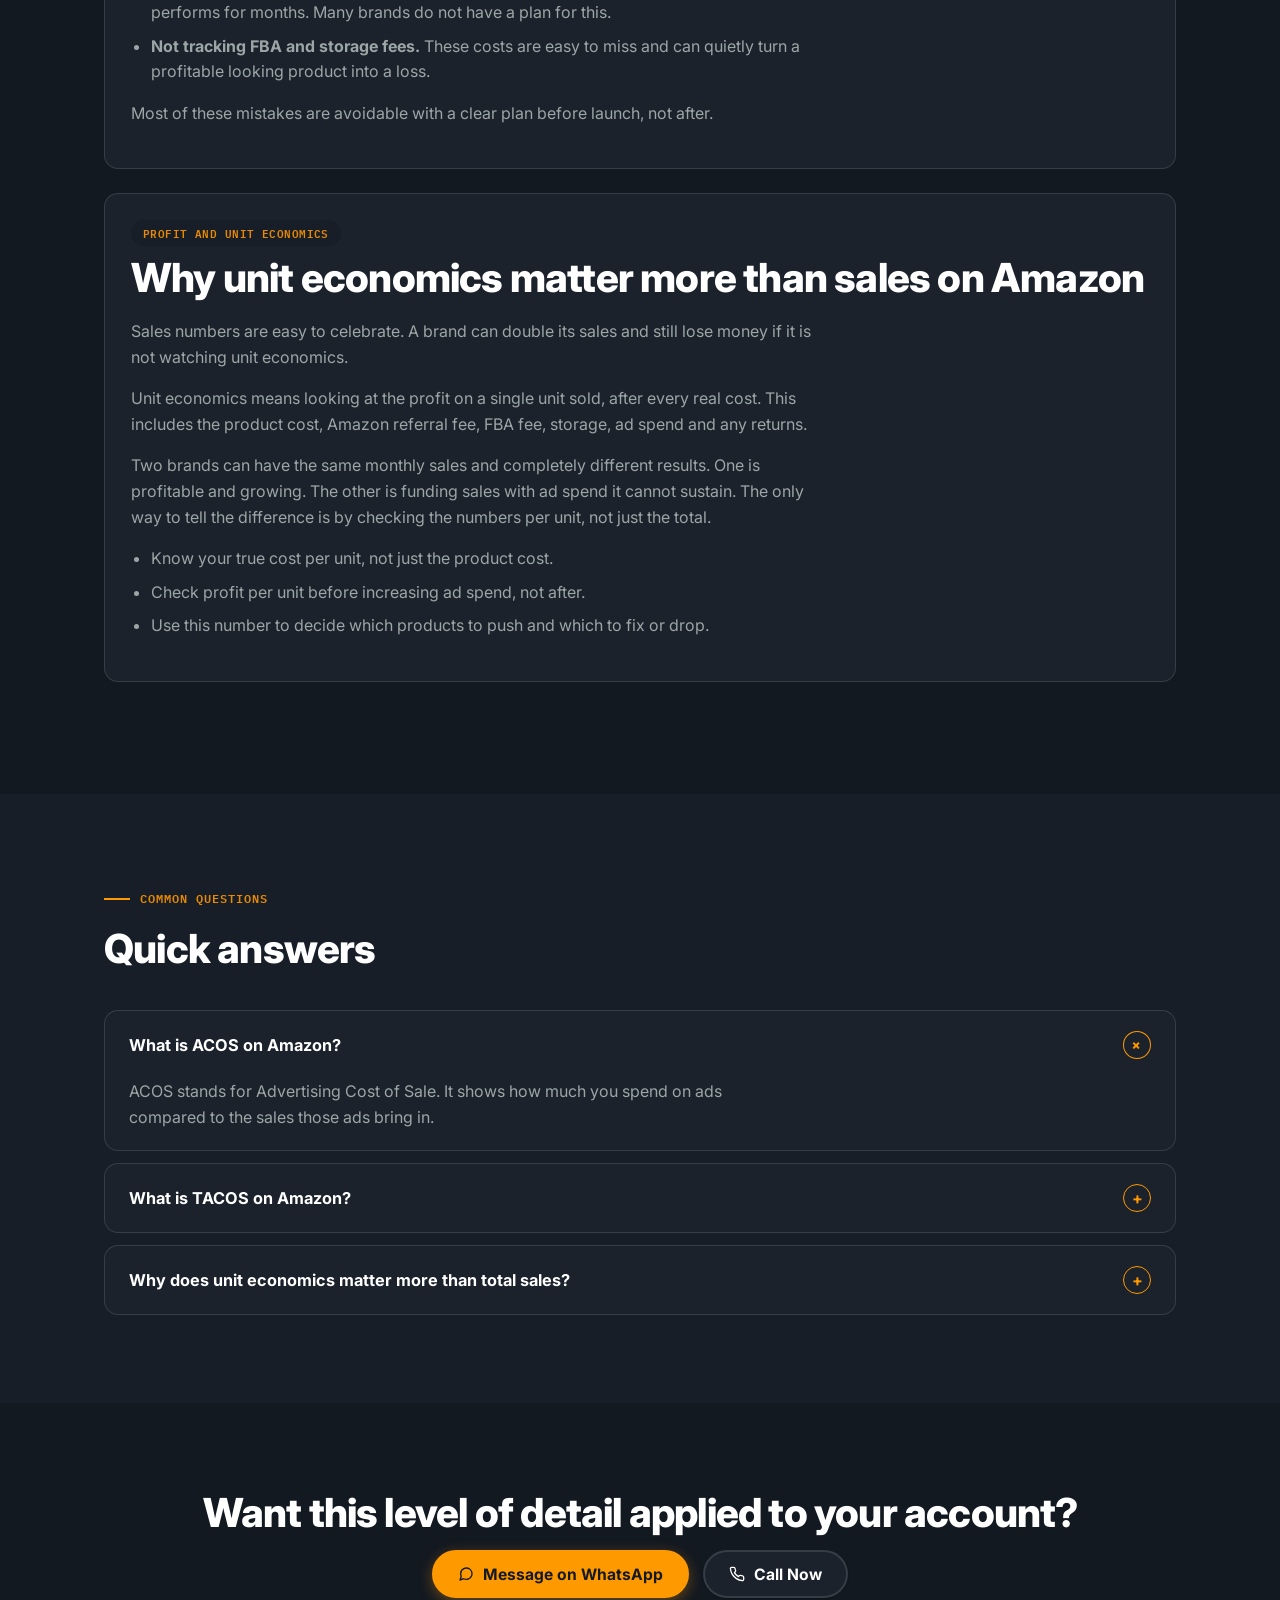
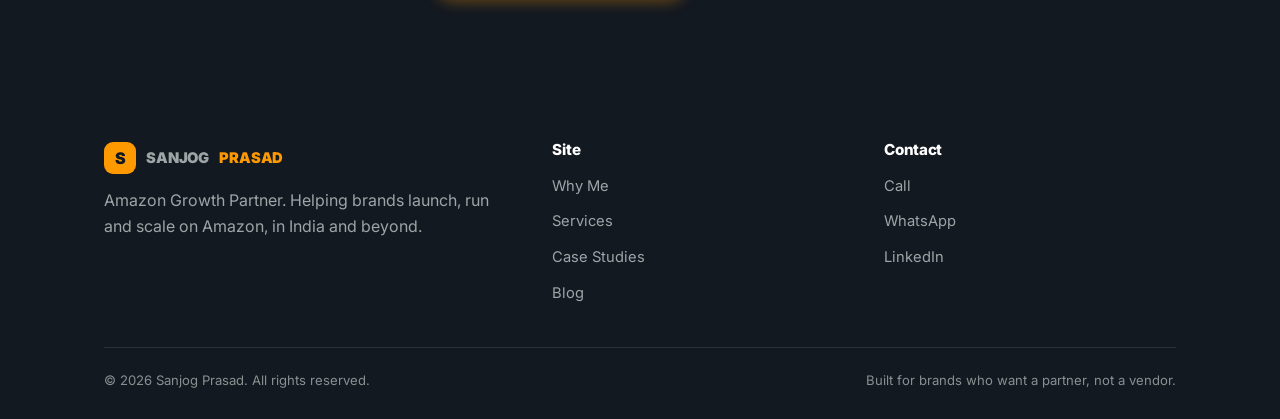
<file: blog.html>
<!doctype html>
<html lang="en">
<head>
<meta charset="UTF-8">
<meta name="viewport" content="width=device-width, initial-scale=1.0">
<script>document.documentElement.classList.add('js');</script>
<title>Blog | Amazon Growth Tips by Sanjog Prasad</title>
<meta name="description" content="Simple, practical guides on Amazon advertising, account management and unit economics, written by Sanjog Prasad.">
<link rel="canonical" href="https://theamazonmanager.com/blog">
<link rel="preconnect" href="https://fonts.googleapis.com">
<link rel="preconnect" href="https://fonts.gstatic.com" crossorigin>
<link href="https://fonts.googleapis.com/css2?family=Inter:wght@400;500;600;700;800;900&family=IBM+Plex+Mono:wght@500;600;700&display=swap" rel="stylesheet">
<link rel="icon" href="favicon.svg" type="image/svg+xml">
<link rel="stylesheet" href="css/style.css">

<script type="application/ld+json">
{
  "@context": "https://schema.org",
  "@type": "FAQPage",
  "mainEntity": [
    {
      "@type": "Question",
      "name": "What is ACOS on Amazon?",
      "acceptedAnswer": {
        "@type": "Answer",
        "text": "ACOS stands for Advertising Cost of Sale. It shows how much you spend on ads compared to the sales those ads bring in. It is calculated as ad spend divided by ad sales, shown as a percentage."
      }
    },
    {
      "@type": "Question",
      "name": "What is TACOS on Amazon?",
      "acceptedAnswer": {
        "@type": "Answer",
        "text": "TACOS stands for Total Advertising Cost of Sale. It compares your total ad spend to your total sales, both organic and paid. It shows how much of your overall business depends on ads."
      }
    },
    {
      "@type": "Question",
      "name": "Why does unit economics matter more than total sales on Amazon?",
      "acceptedAnswer": {
        "@type": "Answer",
        "text": "Total sales can grow while profit shrinks if costs like ads, fees and returns are not tracked per unit. Unit economics shows the real profit on each sale, which is a better guide for decisions than sales alone."
      }
    }
  ]
}
</script>
</head>
<body>

<header class="site-header">
  <div class="wrap nav-row">
    <a href="index.html" class="logo"><span class="logo-mark">S</span>SANJOG <span>PRASAD</span></a>
    <nav>
      <ul class="nav-links" id="navLinks">
        <li><a href="index.html#why">Why Me</a></li>
        <li><a href="index.html#services">Services</a></li>
        <li><a href="index.html#process">Process</a></li>
        <li><a href="index.html#data">Data</a></li>
        <li><a href="case-studies.html">Case Studies</a></li>
        <li><a href="blog.html">Blog</a></li>
        <li><a href="index.html#contact">Contact</a></li>
      </ul>
    </nav>
    <div class="nav-cta">
      <a href="tel:+919211227123" class="btn btn-outline"><svg width="16" height="16" viewBox="0 0 24 24" fill="none" stroke="currentColor" stroke-width="2" stroke-linecap="round" stroke-linejoin="round"><path d="M22 16.92v3a2 2 0 0 1-2.18 2 19.79 19.79 0 0 1-8.63-3.07 19.5 19.5 0 0 1-6-6 19.79 19.79 0 0 1-3.07-8.67A2 2 0 0 1 4.11 2h3a2 2 0 0 1 2 1.72c.13.96.36 1.9.7 2.81a2 2 0 0 1-.45 2.11L8.09 9.91a16 16 0 0 0 6 6l1.27-1.27a2 2 0 0 1 2.11-.45c.91.34 1.85.57 2.81.7A2 2 0 0 1 22 16.92Z"/></svg>Call</a>
      <a href="https://wa.me/919211227123?text=Hi%20Sanjog%2C%20I%20read%20your%20blog%20and%20want%20to%20talk." class="btn btn-orange" target="_blank" rel="noopener"><svg width="16" height="16" viewBox="0 0 24 24" fill="none" stroke="currentColor" stroke-width="2" stroke-linecap="round" stroke-linejoin="round"><path d="M21 11.5a8.38 8.38 0 0 1-.9 3.8 8.5 8.5 0 0 1-7.6 4.7 8.38 8.38 0 0 1-3.8-.9L3 21l1.9-5.7a8.38 8.38 0 0 1-.9-3.8 8.5 8.5 0 0 1 4.7-7.6 8.38 8.38 0 0 1 3.8-.9h.5a8.48 8.48 0 0 1 8 8v.5Z"/></svg>WhatsApp</a>
    </div>
    <button class="nav-toggle" id="navToggle" aria-label="Open menu" aria-expanded="false">&#9776;</button>
  </div>
</header>

<section class="hero" style="padding-bottom:40px;">
  <div class="wrap">
    <span class="tag">Blog</span>
    <h1 style="font-size:clamp(2rem,4vw,2.8rem);">Simple guides on Amazon growth</h1>
    <p class="lead">Short, plain English guides on the numbers and decisions that actually move an Amazon business forward.</p>
  </div>
</section>

<section class="section">
  <div class="wrap">

    <article class="post reveal" id="acos-tacos">
      <div class="post-head">
        <div class="meta">Advertising basics</div>
        <h2>What is ACOS and TACOS? A simple guide for Amazon sellers</h2>
      </div>
      <div class="post-body">
        <p>ACOS and TACOS are two numbers every Amazon seller should know. They sound similar, but they tell you different things.</p>
        <p><strong>ACOS</strong> stands for Advertising Cost of Sale. It compares your ad spend to your ad sales. If you spend 1,000 rupees on ads and those ads bring in 5,000 rupees in sales, your ACOS is 20 percent. A lower ACOS usually means your ads are more efficient.</p>
        <p><strong>TACOS</strong> stands for Total Advertising Cost of Sale. It compares your total ad spend to your total sales, both from ads and from organic search. This number shows how much your whole business depends on paid traffic.</p>
        <p>Here is why both matter. ACOS alone can look great while your business is still fully dependent on ads. TACOS tells you if your organic sales are growing too, which is a sign of a healthier, more stable brand.</p>
        <ul>
          <li>Track ACOS to judge if a single campaign is efficient.</li>
          <li>Track TACOS to judge the health of your whole Amazon business.</li>
          <li>A brand that is growing well usually sees TACOS go down over time, even if ACOS stays steady.</li>
        </ul>
      </div>
    </article>

    <article class="post reveal" id="mistakes">
      <div class="post-head">
        <div class="meta">Account management</div>
        <h2>5 common mistakes brands make when they launch on Amazon</h2>
      </div>
      <div class="post-body">
        <p>Launching on Amazon feels simple. List the product, turn on ads, and wait for sales. In practice, small mistakes early on can cost a brand months of wasted time and spend.</p>
        <ul>
          <li><strong>Launching without a pricing plan.</strong> Price is often set once and never reviewed against fees, competitors or promotions.</li>
          <li><strong>Weak product listings.</strong> Titles, images and bullet points are written quickly instead of being built around what shoppers actually search for.</li>
          <li><strong>No target ACOS before ads go live.</strong> Campaigns start with a budget but no clear cost target, so spend is hard to control later.</li>
          <li><strong>Ignoring reviews and ratings early on.</strong> The first few reviews shape how a listing performs for months. Many brands do not have a plan for this.</li>
          <li><strong>Not tracking FBA and storage fees.</strong> These costs are easy to miss and can quietly turn a profitable looking product into a loss.</li>
        </ul>
        <p>Most of these mistakes are avoidable with a clear plan before launch, not after.</p>
      </div>
    </article>

    <article class="post reveal" id="unit-economics">
      <div class="post-head">
        <div class="meta">Profit and unit economics</div>
        <h2>Why unit economics matter more than sales on Amazon</h2>
      </div>
      <div class="post-body">
        <p>Sales numbers are easy to celebrate. A brand can double its sales and still lose money if it is not watching unit economics.</p>
        <p>Unit economics means looking at the profit on a single unit sold, after every real cost. This includes the product cost, Amazon referral fee, FBA fee, storage, ad spend and any returns.</p>
        <p>Two brands can have the same monthly sales and completely different results. One is profitable and growing. The other is funding sales with ad spend it cannot sustain. The only way to tell the difference is by checking the numbers per unit, not just the total.</p>
        <ul>
          <li>Know your true cost per unit, not just the product cost.</li>
          <li>Check profit per unit before increasing ad spend, not after.</li>
          <li>Use this number to decide which products to push and which to fix or drop.</li>
        </ul>
      </div>
    </article>

  </div>
</section>

<section class="section section-soft">
  <div class="wrap">
    <div class="section-head reveal">
      <span class="tag">Common questions</span>
      <h2>Quick answers</h2>
    </div>
    <div class="faq-list reveal">
      <div class="faq-item open">
        <button class="faq-q"><span>What is ACOS on Amazon?</span><span class="icon">+</span></button>
        <div class="faq-a"><p>ACOS stands for Advertising Cost of Sale. It shows how much you spend on ads compared to the sales those ads bring in.</p></div>
      </div>
      <div class="faq-item">
        <button class="faq-q"><span>What is TACOS on Amazon?</span><span class="icon">+</span></button>
        <div class="faq-a"><p>TACOS stands for Total Advertising Cost of Sale. It compares your total ad spend to your total sales, both organic and paid.</p></div>
      </div>
      <div class="faq-item">
        <button class="faq-q"><span>Why does unit economics matter more than total sales?</span><span class="icon">+</span></button>
        <div class="faq-a"><p>Total sales can grow while profit shrinks. Unit economics shows the real profit on each sale, which is a better guide for decisions.</p></div>
      </div>
    </div>
  </div>
</section>

<section class="section center">
  <div class="wrap">
    <h2>Want this level of detail applied to your account?</h2>
    <div class="btn-row" style="justify-content:center;">
      <a href="https://wa.me/919211227123?text=Hi%20Sanjog%2C%20I%20read%20your%20blog%20and%20want%20to%20talk." class="btn btn-orange" target="_blank" rel="noopener"><svg width="16" height="16" viewBox="0 0 24 24" fill="none" stroke="currentColor" stroke-width="2" stroke-linecap="round" stroke-linejoin="round"><path d="M21 11.5a8.38 8.38 0 0 1-.9 3.8 8.5 8.5 0 0 1-7.6 4.7 8.38 8.38 0 0 1-3.8-.9L3 21l1.9-5.7a8.38 8.38 0 0 1-.9-3.8 8.5 8.5 0 0 1 4.7-7.6 8.38 8.38 0 0 1 3.8-.9h.5a8.48 8.48 0 0 1 8 8v.5Z"/></svg>Message on WhatsApp</a>
      <a href="tel:+919211227123" class="btn btn-navy"><svg width="16" height="16" viewBox="0 0 24 24" fill="none" stroke="currentColor" stroke-width="2" stroke-linecap="round" stroke-linejoin="round"><path d="M22 16.92v3a2 2 0 0 1-2.18 2 19.79 19.79 0 0 1-8.63-3.07 19.5 19.5 0 0 1-6-6 19.79 19.79 0 0 1-3.07-8.67A2 2 0 0 1 4.11 2h3a2 2 0 0 1 2 1.72c.13.96.36 1.9.7 2.81a2 2 0 0 1-.45 2.11L8.09 9.91a16 16 0 0 0 6 6l1.27-1.27a2 2 0 0 1 2.11-.45c.91.34 1.85.57 2.81.7A2 2 0 0 1 22 16.92Z"/></svg>Call Now</a>
    </div>
  </div>
</section>

<footer class="site-footer">
  <div class="wrap">
    <div class="footer-grid">
      <div>
        <a href="index.html" class="logo"><span class="logo-mark">S</span>SANJOG <span>PRASAD</span></a>
        <p style="color:var(--ink-soft);margin-top:14px;">Amazon Growth Partner. Helping brands launch, run and scale on Amazon, in India and beyond.</p>
      </div>
      <div>
        <h4>Site</h4>
        <ul>
          <li><a href="index.html#why">Why Me</a></li>
          <li><a href="index.html#services">Services</a></li>
          <li><a href="case-studies.html">Case Studies</a></li>
          <li><a href="blog.html">Blog</a></li>
        </ul>
      </div>
      <div>
        <h4>Contact</h4>
        <ul>
          <li><a href="tel:+919211227123">Call</a></li>
          <li><a href="https://wa.me/919211227123" target="_blank" rel="noopener">WhatsApp</a></li>
          <li><a href="https://linkedin.com/in/" target="_blank" rel="noopener">LinkedIn</a></li>
        </ul>
      </div>
    </div>
    <div class="footer-bottom">
      <span>&copy; <span id="year"></span> Sanjog Prasad. All rights reserved.</span>
      <span>Built for brands who want a partner, not a vendor.</span>
    </div>
  </div>
</footer>

<div class="sticky-cta">
  <div class="wrap">
    <a href="tel:+919211227123" class="call"><svg width="16" height="16" viewBox="0 0 24 24" fill="none" stroke="currentColor" stroke-width="2" stroke-linecap="round" stroke-linejoin="round"><path d="M22 16.92v3a2 2 0 0 1-2.18 2 19.79 19.79 0 0 1-8.63-3.07 19.5 19.5 0 0 1-6-6 19.79 19.79 0 0 1-3.07-8.67A2 2 0 0 1 4.11 2h3a2 2 0 0 1 2 1.72c.13.96.36 1.9.7 2.81a2 2 0 0 1-.45 2.11L8.09 9.91a16 16 0 0 0 6 6l1.27-1.27a2 2 0 0 1 2.11-.45c.91.34 1.85.57 2.81.7A2 2 0 0 1 22 16.92Z"/></svg>Call Now</a>
    <a href="https://wa.me/919211227123?text=Hi%20Sanjog%2C%20I%20want%20to%20talk%20about%20my%20Amazon%20business." class="wa" target="_blank" rel="noopener"><svg width="16" height="16" viewBox="0 0 24 24" fill="none" stroke="currentColor" stroke-width="2" stroke-linecap="round" stroke-linejoin="round"><path d="M21 11.5a8.38 8.38 0 0 1-.9 3.8 8.5 8.5 0 0 1-7.6 4.7 8.38 8.38 0 0 1-3.8-.9L3 21l1.9-5.7a8.38 8.38 0 0 1-.9-3.8 8.5 8.5 0 0 1 4.7-7.6 8.38 8.38 0 0 1 3.8-.9h.5a8.48 8.48 0 0 1 8 8v.5Z"/></svg>WhatsApp</a>
  </div>
</div>

<script src="js/script.js"></script>
</body>
</html>
</file>
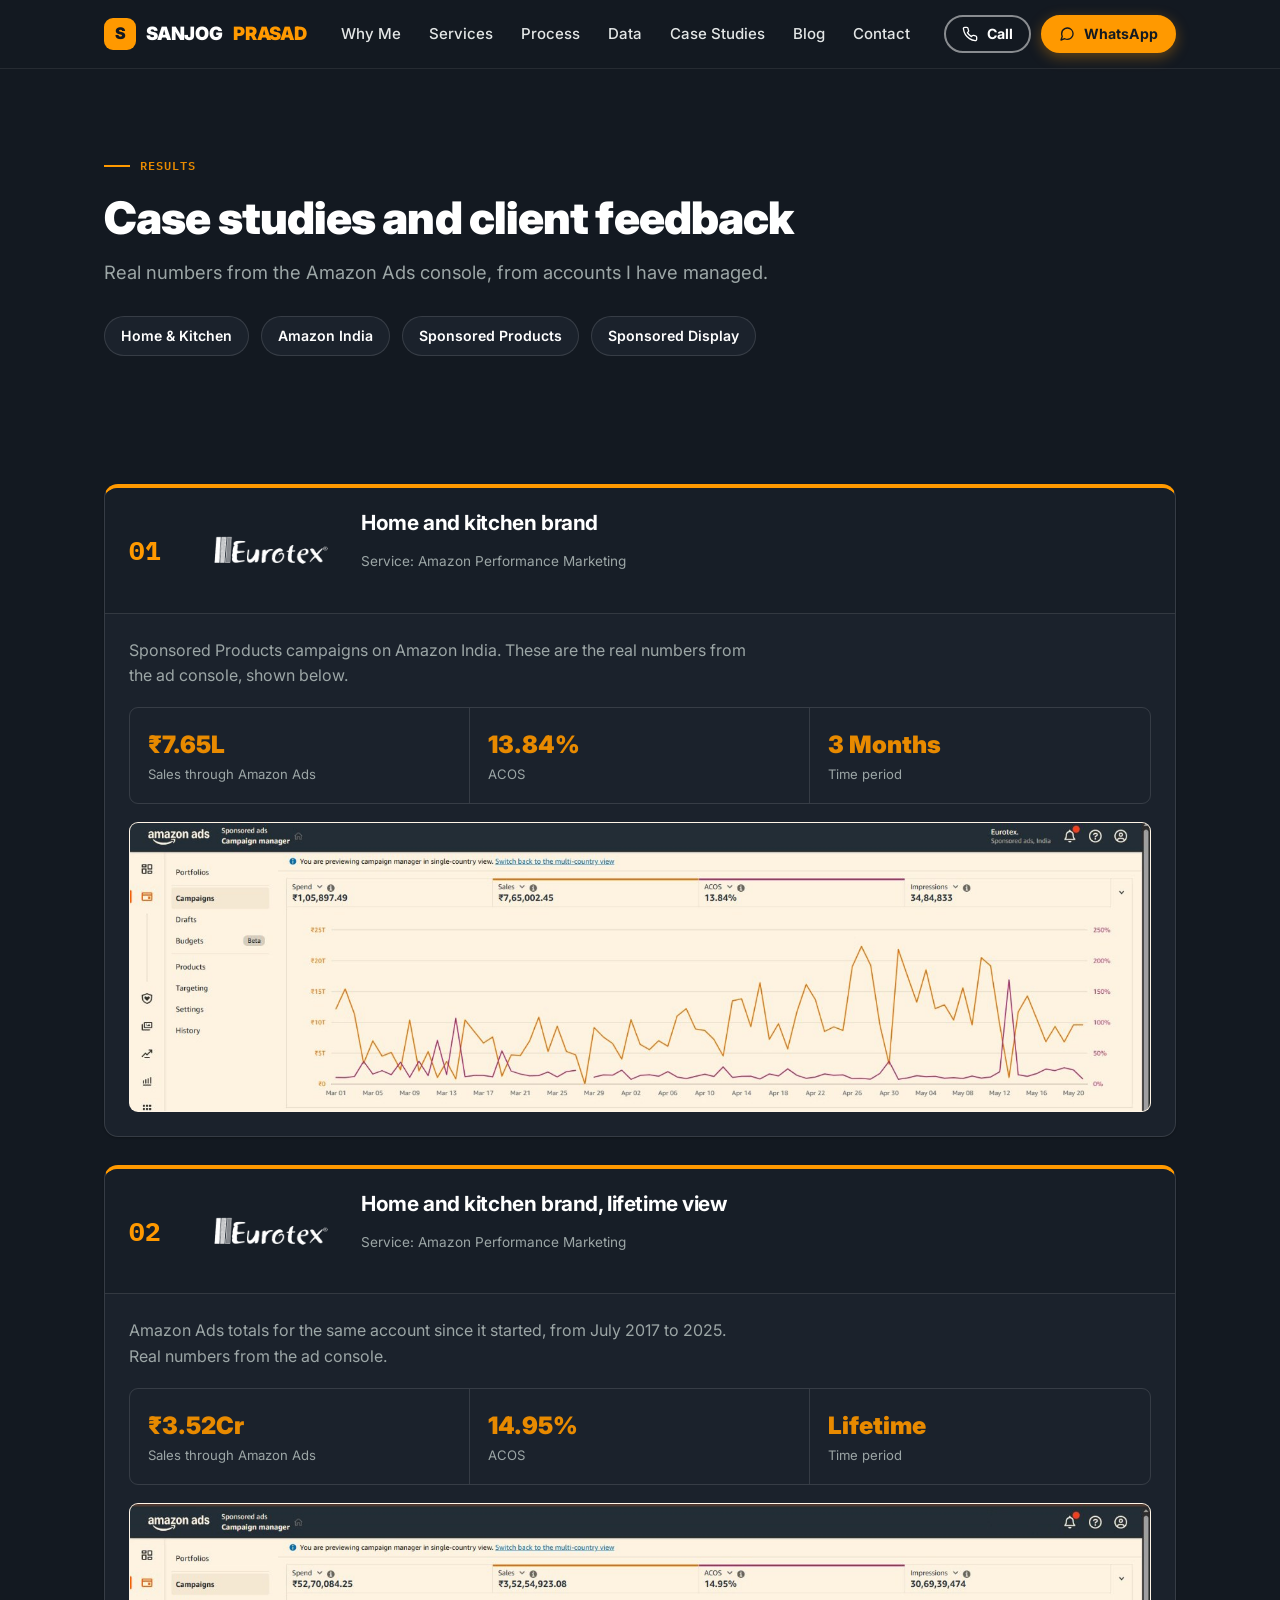
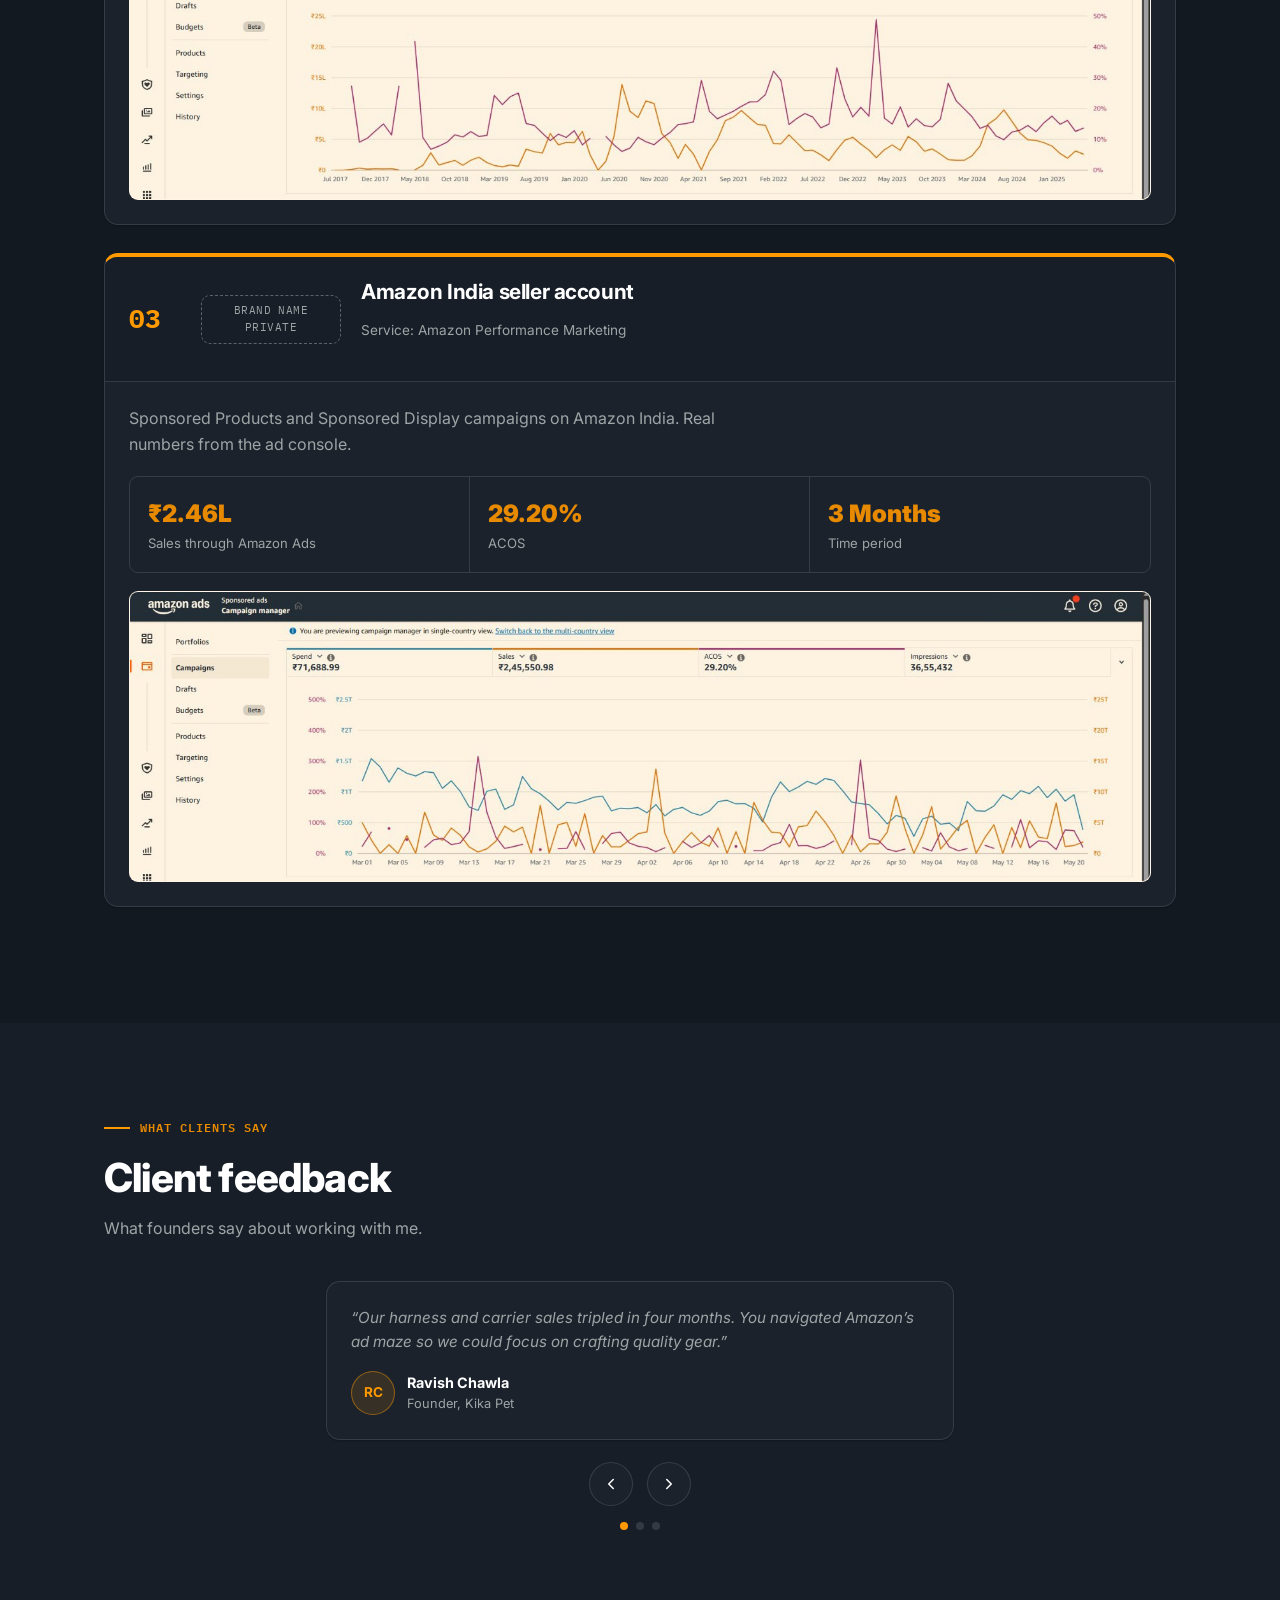
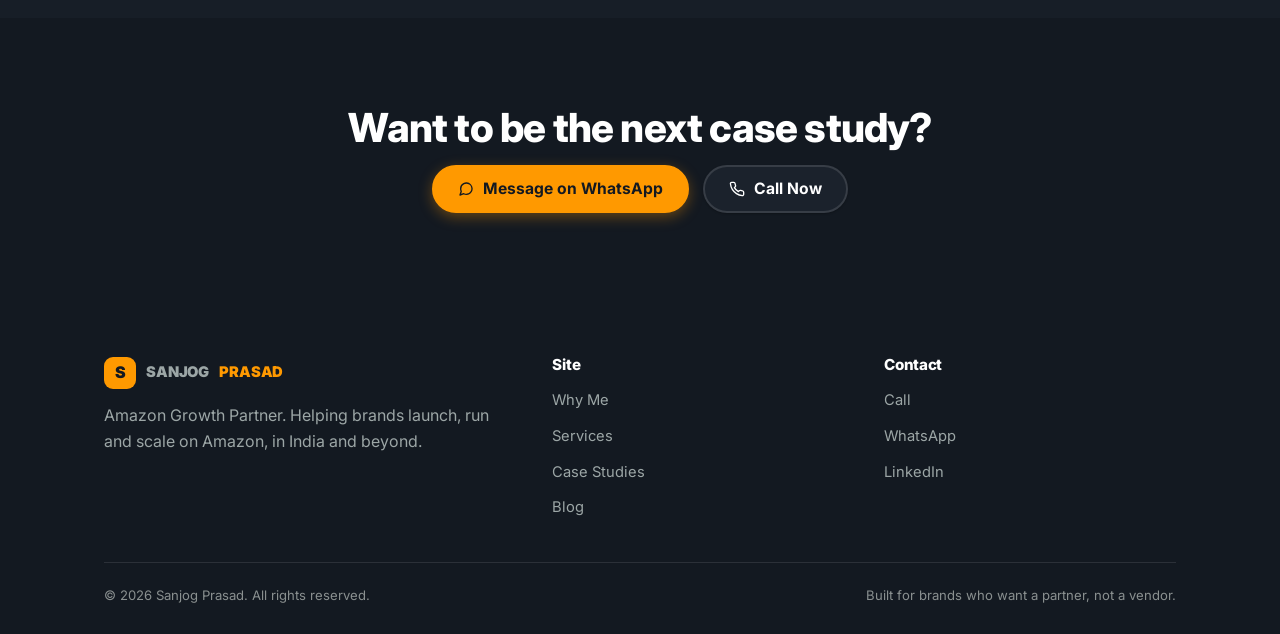
<file: case-studies.html>
<!doctype html>
<html lang="en">
<head>
<meta charset="UTF-8">
<meta name="viewport" content="width=device-width, initial-scale=1.0">
<script>document.documentElement.classList.add('js');</script>
<title>Case Studies | Sanjog Prasad - Amazon Growth Partner</title>
<meta name="description" content="Real results from brands Sanjog Prasad has worked with on Amazon. Account management, advertising and consulting outcomes.">
<link rel="canonical" href="https://theamazonmanager.com/case-studies">
<link rel="preconnect" href="https://fonts.googleapis.com">
<link rel="preconnect" href="https://fonts.gstatic.com" crossorigin>
<link href="https://fonts.googleapis.com/css2?family=Inter:wght@400;500;600;700;800;900&family=IBM+Plex+Mono:wght@500;600;700&display=swap" rel="stylesheet">
<link rel="icon" href="favicon.svg" type="image/svg+xml">
<link rel="stylesheet" href="css/style.css">
</head>
<body>

<header class="site-header">
  <div class="wrap nav-row">
    <a href="index.html" class="logo"><span class="logo-mark">S</span>SANJOG <span>PRASAD</span></a>
    <nav>
      <ul class="nav-links" id="navLinks">
        <li><a href="index.html#why">Why Me</a></li>
        <li><a href="index.html#services">Services</a></li>
        <li><a href="index.html#process">Process</a></li>
        <li><a href="index.html#data">Data</a></li>
        <li><a href="case-studies.html">Case Studies</a></li>
        <li><a href="blog.html">Blog</a></li>
        <li><a href="index.html#contact">Contact</a></li>
      </ul>
    </nav>
    <div class="nav-cta">
      <a href="tel:+919211227123" class="btn btn-outline"><svg width="16" height="16" viewBox="0 0 24 24" fill="none" stroke="currentColor" stroke-width="2" stroke-linecap="round" stroke-linejoin="round"><path d="M22 16.92v3a2 2 0 0 1-2.18 2 19.79 19.79 0 0 1-8.63-3.07 19.5 19.5 0 0 1-6-6 19.79 19.79 0 0 1-3.07-8.67A2 2 0 0 1 4.11 2h3a2 2 0 0 1 2 1.72c.13.96.36 1.9.7 2.81a2 2 0 0 1-.45 2.11L8.09 9.91a16 16 0 0 0 6 6l1.27-1.27a2 2 0 0 1 2.11-.45c.91.34 1.85.57 2.81.7A2 2 0 0 1 22 16.92Z"/></svg>Call</a>
      <a href="https://wa.me/919211227123?text=Hi%20Sanjog%2C%20I%20saw%20your%20case%20studies%20and%20want%20to%20talk." class="btn btn-orange" target="_blank" rel="noopener"><svg width="16" height="16" viewBox="0 0 24 24" fill="none" stroke="currentColor" stroke-width="2" stroke-linecap="round" stroke-linejoin="round"><path d="M21 11.5a8.38 8.38 0 0 1-.9 3.8 8.5 8.5 0 0 1-7.6 4.7 8.38 8.38 0 0 1-3.8-.9L3 21l1.9-5.7a8.38 8.38 0 0 1-.9-3.8 8.5 8.5 0 0 1 4.7-7.6 8.38 8.38 0 0 1 3.8-.9h.5a8.48 8.48 0 0 1 8 8v.5Z"/></svg>WhatsApp</a>
    </div>
    <button class="nav-toggle" id="navToggle" aria-label="Open menu" aria-expanded="false">&#9776;</button>
  </div>
</header>

<section class="hero" style="padding-bottom:40px;">
  <div class="wrap">
    <span class="tag">Results</span>
    <h1 style="font-size:clamp(2rem,4vw,2.8rem);">Case studies and client feedback</h1>
    <p class="lead">Real numbers from the Amazon Ads console, from accounts I have managed.</p>
    <div class="flags-row" style="margin-top:28px;">
      <span class="flag-chip">Home &amp; Kitchen</span>
      <span class="flag-chip">Amazon India</span>
      <span class="flag-chip">Sponsored Products</span>
      <span class="flag-chip">Sponsored Display</span>
    </div>
  </div>
</section>

<section class="section">
  <div class="wrap">
    <!-- CASE STUDY 1 -->
    <div class="case-card reveal">
      <div class="case-head">
        <div class="case-no">01</div>
        <img class="case-logo" src="assets/brands/eurotex.png" alt="Eurotex logo" width="140" height="47">
        <div>
          <h3 class="mt-0">Home and kitchen brand</h3>
          <p class="small mt-0">Service: Amazon Performance Marketing</p>
        </div>
      </div>
      <div class="case-body">
        <p>Sponsored Products campaigns on Amazon India. These are the real numbers from the ad console, shown below.</p>
        <div class="case-metrics">
          <div class="case-metric"><div class="num">&#8377;7.65L</div><div class="lbl">Sales through Amazon Ads</div></div>
          <div class="case-metric"><div class="num">13.84%</div><div class="lbl">ACOS</div></div>
          <div class="case-metric"><div class="num">3 Months</div><div class="lbl">Time period</div></div>
        </div>
        <div class="shot">
          <img src="assets/cases/eurotex-ads-console.jpg" alt="Amazon Ads console for Eurotex showing spend of 1,05,897 rupees, sales of 7,65,002 rupees and ACOS of 13.84 percent" width="1600" height="452" loading="lazy">
        </div>
      </div>
    </div>

    <!-- CASE STUDY 2 -->
    <div class="case-card reveal">
      <div class="case-head">
        <div class="case-no">02</div>
        <img class="case-logo" src="assets/brands/eurotex.png" alt="Eurotex logo" width="140" height="47">
        <div>
          <h3 class="mt-0">Home and kitchen brand, lifetime view</h3>
          <p class="small mt-0">Service: Amazon Performance Marketing</p>
        </div>
      </div>
      <div class="case-body">
        <p>Amazon Ads totals for the same account since it started, from July 2017 to 2025. Real numbers from the ad console.</p>
        <div class="case-metrics">
          <div class="case-metric"><div class="num">&#8377;3.52Cr</div><div class="lbl">Sales through Amazon Ads</div></div>
          <div class="case-metric"><div class="num">14.95%</div><div class="lbl">ACOS</div></div>
          <div class="case-metric"><div class="num">Lifetime</div><div class="lbl">Time period</div></div>
        </div>
        <div class="shot">
          <img src="assets/cases/eurotex-lifetime.jpg" alt="Amazon Ads console showing lifetime spend of 52,70,084 rupees, sales of 3,52,54,923 rupees and ACOS of 14.95 percent" width="1600" height="463" loading="lazy">
        </div>
      </div>
    </div>

    <!-- CASE STUDY 3 -->
    <div class="case-card reveal">
      <div class="case-head">
        <div class="case-no">03</div>
        <div class="case-private">Brand name private</div>
        <div>
          <h3 class="mt-0">Amazon India seller account</h3>
          <p class="small mt-0">Service: Amazon Performance Marketing</p>
        </div>
      </div>
      <div class="case-body">
        <p>Sponsored Products and Sponsored Display campaigns on Amazon India. Real numbers from the ad console.</p>
        <div class="case-metrics">
          <div class="case-metric"><div class="num">&#8377;2.46L</div><div class="lbl">Sales through Amazon Ads</div></div>
          <div class="case-metric"><div class="num">29.20%</div><div class="lbl">ACOS</div></div>
          <div class="case-metric"><div class="num">3 Months</div><div class="lbl">Time period</div></div>
        </div>
        <div class="shot">
          <img src="assets/cases/seller-account-3-months.jpg" alt="Amazon Ads console showing spend of 71,689 rupees, sales of 2,45,551 rupees and ACOS of 29.20 percent" width="1600" height="454" loading="lazy">
        </div>
      </div>
    </div>

  </div>
</section>

<section class="section section-soft">
  <div class="wrap">
    <div class="section-head reveal">
      <span class="tag">What clients say</span>
      <h2>Client feedback</h2>
      <p>What founders say about working with me.</p>
    </div>
    <div class="carousel reveal" style="max-width:640px;margin:0 auto;">
      <div class="carousel-track">
        <div class="carousel-slide">
          <div class="testi">
            <p>&ldquo;Our harness and carrier sales tripled in four months. You navigated Amazon&rsquo;s ad maze so we could focus on crafting quality gear.&rdquo;</p>
            <div class="testi-who">
              <div class="avatar initials" aria-hidden="true">RC</div>
              <div>
                <div class="name">Ravish Chawla</div>
                <div class="role">Founder, Kika Pet</div>
              </div>
            </div>
          </div>
        </div>
        <div class="carousel-slide">
          <div class="testi">
            <p>&ldquo;Scaling a fashion brand on Amazon felt overwhelming until you stepped in. Our visibility shot up, and inventory issues became history.&rdquo;</p>
            <div class="testi-who">
              <div class="avatar initials" aria-hidden="true">G</div>
              <div>
                <div class="name">Gunjan</div>
                <div class="role">Co-Founder, Raciouse</div>
              </div>
            </div>
          </div>
        </div>
        <div class="carousel-slide">
          <div class="testi">
            <p>&ldquo;Managing vehicle cover listings used to drain our time. Your decade of expertise brought us top-ranking keywords and steady, profitable growth.&rdquo;</p>
            <div class="testi-who">
              <div class="avatar initials" aria-hidden="true">RS</div>
              <div>
                <div class="name">Ritika Sharma</div>
                <div class="role">Co-Founder, NextAura</div>
              </div>
            </div>
          </div>
        </div>
      </div>
      <div class="carousel-arrows">
        <button class="carousel-arrow carousel-prev" aria-label="Previous testimonial">
          <svg width="18" height="18" viewBox="0 0 24 24" fill="none" stroke="currentColor" stroke-width="2" stroke-linecap="round" stroke-linejoin="round"><path d="M15 18l-6-6 6-6"/></svg>
        </button>
        <button class="carousel-arrow carousel-next" aria-label="Next testimonial">
          <svg width="18" height="18" viewBox="0 0 24 24" fill="none" stroke="currentColor" stroke-width="2" stroke-linecap="round" stroke-linejoin="round"><path d="M9 18l6-6-6-6"/></svg>
        </button>
      </div>
      <div class="carousel-dots"></div>
    </div>
  </div>
</section>

<section class="section center">
  <div class="wrap">
    <h2>Want to be the next case study?</h2>
    <div class="btn-row" style="justify-content:center;">
      <a href="https://wa.me/919211227123?text=Hi%20Sanjog%2C%20I%20saw%20your%20case%20studies%20and%20want%20to%20talk." class="btn btn-orange" target="_blank" rel="noopener"><svg width="16" height="16" viewBox="0 0 24 24" fill="none" stroke="currentColor" stroke-width="2" stroke-linecap="round" stroke-linejoin="round"><path d="M21 11.5a8.38 8.38 0 0 1-.9 3.8 8.5 8.5 0 0 1-7.6 4.7 8.38 8.38 0 0 1-3.8-.9L3 21l1.9-5.7a8.38 8.38 0 0 1-.9-3.8 8.5 8.5 0 0 1 4.7-7.6 8.38 8.38 0 0 1 3.8-.9h.5a8.48 8.48 0 0 1 8 8v.5Z"/></svg>Message on WhatsApp</a>
      <a href="tel:+919211227123" class="btn btn-navy"><svg width="16" height="16" viewBox="0 0 24 24" fill="none" stroke="currentColor" stroke-width="2" stroke-linecap="round" stroke-linejoin="round"><path d="M22 16.92v3a2 2 0 0 1-2.18 2 19.79 19.79 0 0 1-8.63-3.07 19.5 19.5 0 0 1-6-6 19.79 19.79 0 0 1-3.07-8.67A2 2 0 0 1 4.11 2h3a2 2 0 0 1 2 1.72c.13.96.36 1.9.7 2.81a2 2 0 0 1-.45 2.11L8.09 9.91a16 16 0 0 0 6 6l1.27-1.27a2 2 0 0 1 2.11-.45c.91.34 1.85.57 2.81.7A2 2 0 0 1 22 16.92Z"/></svg>Call Now</a>
    </div>
  </div>
</section>

<footer class="site-footer">
  <div class="wrap">
    <div class="footer-grid">
      <div>
        <a href="index.html" class="logo"><span class="logo-mark">S</span>SANJOG <span>PRASAD</span></a>
        <p style="color:var(--ink-soft);margin-top:14px;">Amazon Growth Partner. Helping brands launch, run and scale on Amazon, in India and beyond.</p>
      </div>
      <div>
        <h4>Site</h4>
        <ul>
          <li><a href="index.html#why">Why Me</a></li>
          <li><a href="index.html#services">Services</a></li>
          <li><a href="case-studies.html">Case Studies</a></li>
          <li><a href="blog.html">Blog</a></li>
        </ul>
      </div>
      <div>
        <h4>Contact</h4>
        <ul>
          <li><a href="tel:+919211227123">Call</a></li>
          <li><a href="https://wa.me/919211227123" target="_blank" rel="noopener">WhatsApp</a></li>
          <li><a href="https://linkedin.com/in/" target="_blank" rel="noopener">LinkedIn</a></li>
        </ul>
      </div>
    </div>
    <div class="footer-bottom">
      <span>&copy; <span id="year"></span> Sanjog Prasad. All rights reserved.</span>
      <span>Built for brands who want a partner, not a vendor.</span>
    </div>
  </div>
</footer>

<div class="sticky-cta">
  <div class="wrap">
    <a href="tel:+919211227123" class="call"><svg width="16" height="16" viewBox="0 0 24 24" fill="none" stroke="currentColor" stroke-width="2" stroke-linecap="round" stroke-linejoin="round"><path d="M22 16.92v3a2 2 0 0 1-2.18 2 19.79 19.79 0 0 1-8.63-3.07 19.5 19.5 0 0 1-6-6 19.79 19.79 0 0 1-3.07-8.67A2 2 0 0 1 4.11 2h3a2 2 0 0 1 2 1.72c.13.96.36 1.9.7 2.81a2 2 0 0 1-.45 2.11L8.09 9.91a16 16 0 0 0 6 6l1.27-1.27a2 2 0 0 1 2.11-.45c.91.34 1.85.57 2.81.7A2 2 0 0 1 22 16.92Z"/></svg>Call Now</a>
    <a href="https://wa.me/919211227123?text=Hi%20Sanjog%2C%20I%20want%20to%20talk%20about%20my%20Amazon%20business." class="wa" target="_blank" rel="noopener"><svg width="16" height="16" viewBox="0 0 24 24" fill="none" stroke="currentColor" stroke-width="2" stroke-linecap="round" stroke-linejoin="round"><path d="M21 11.5a8.38 8.38 0 0 1-.9 3.8 8.5 8.5 0 0 1-7.6 4.7 8.38 8.38 0 0 1-3.8-.9L3 21l1.9-5.7a8.38 8.38 0 0 1-.9-3.8 8.5 8.5 0 0 1 4.7-7.6 8.38 8.38 0 0 1 3.8-.9h.5a8.48 8.48 0 0 1 8 8v.5Z"/></svg>WhatsApp</a>
  </div>
</div>

<script src="js/script.js"></script>
</body>
</html>
</file>
<file: css/style.css>
/* ===========================================================
   SANJOG PRASAD — Amazon Growth Partner
   Stylesheet. Colors match Amazon's own brand palette on purpose.
=========================================================== */

:root{
  --navy: #131921;
  --navy-2: #232F3E;
  --card-bg: #1B222C;
  --orange: #FF9900;
  --orange-dark: #E88A00;
  --gold: #FEBD69;
  --teal: #4FD1E3;
  --paper: #FFFFFF;
  --ink: #F2F3F3;
  --ink-soft: #9CA6A6;
  --line: rgba(255,255,255,0.12);
  --bg-soft: #171E27;

  --font-head: "Inter", "Helvetica Neue", Arial, sans-serif;
  --font-body: "Inter", "Helvetica Neue", Arial, sans-serif;
  --font-mono: "IBM Plex Mono", "SF Mono", Menlo, monospace;

  --maxw: 1120px;
  --gap: 24px;

  --shadow-sm: 0 1px 2px rgba(0,0,0,0.25);
  --shadow-md: 0 10px 30px rgba(0,0,0,0.45);
  --shadow-btn: 0 4px 14px rgba(255,153,0,0.35);

  --radius: 14px;
  --radius-sm: 9px;
  --radius-pill: 999px;

  --spring: cubic-bezier(0.32, 0.72, 0, 1);
}

*{ box-sizing: border-box; }
html{ scroll-behavior: smooth; }
@media (prefers-reduced-motion: reduce){
  html{ scroll-behavior: auto; }
  *{ animation-duration: 0.001ms !important; animation-iteration-count: 1 !important; transition-duration: 0.001ms !important; }
}

body{
  margin: 0;
  background: var(--navy);
  color: var(--ink);
  font-family: var(--font-body);
  font-size: 16px;
  line-height: 1.6;
  -webkit-font-smoothing: antialiased;
}

img{ max-width: 100%; display: block; }
a{ color: var(--teal); }
a:focus-visible, button:focus-visible, input:focus-visible, textarea:focus-visible{
  outline: 3px solid var(--orange);
  outline-offset: 2px;
}

.wrap{
  max-width: var(--maxw);
  margin: 0 auto;
  padding: 0 24px;
}

h1,h2,h3,h4{
  font-family: var(--font-head);
  color: var(--paper);
  line-height: 1.08;
  margin: 0 0 16px;
  font-weight: 800;
  letter-spacing: -0.02em;
}
h1{ font-size: clamp(2.4rem, 5.2vw, 4rem); font-weight: 900; }
h2{ font-size: clamp(1.8rem, 3.2vw, 2.5rem); font-weight: 800; }
h3{ font-size: 1.3rem; font-weight: 700; }

p{ margin: 0 0 16px; max-width: 62ch; color: var(--ink-soft); }
p.lead{ font-size: 1.15rem; color: var(--ink); max-width: 56ch; }

.section{ padding: 88px 0; border-top: none; background: var(--navy); }
.section-dark{ background: var(--navy); border-top: none; position: relative; overflow: hidden; }
.section-dark::before{
  content: "";
  position: absolute; inset: 0;
  background-image: radial-gradient(rgba(255,255,255,0.09) 1px, transparent 1px);
  background-size: 18px 18px;
  mask-image: linear-gradient(to bottom, rgba(0,0,0,0.9), rgba(0,0,0,0.1));
  pointer-events: none;
}
.section-dark .wrap{ position: relative; z-index: 1; }
.section-soft{ background: var(--bg-soft); }

@media (max-width: 720px){
  .section{ padding: 56px 0; }
}

.tag{
  display: inline-flex;
  align-items: center;
  gap: 10px;
  font-family: var(--font-mono);
  font-weight: 600;
  font-size: 0.78rem;
  letter-spacing: 0.08em;
  text-transform: uppercase;
  color: var(--orange-dark);
  margin-bottom: 18px;
}
.tag::before{
  content: "";
  width: 26px;
  height: 2px;
  background: var(--orange);
  flex: 0 0 auto;
}
.section-dark .tag{ color: var(--gold); }
.section-dark .tag::before{ background: var(--gold); }

/* ---------- Buttons ---------- */
.btn{
  display: inline-flex;
  align-items: center;
  gap: 9px;
  font-family: var(--font-body);
  font-weight: 700;
  font-size: 0.98rem;
  padding: 14px 24px;
  border: 2px solid transparent;
  border-radius: var(--radius-pill);
  cursor: pointer;
  text-decoration: none;
  line-height: 1;
  white-space: nowrap;
  transition: transform 0.45s var(--spring), box-shadow 0.45s var(--spring), background 0.2s ease;
}
.btn:active{ transform: scale(0.97); }
.btn svg{ flex: 0 0 auto; transition: transform 0.45s var(--spring); }
.btn-orange{ background: var(--orange); color: var(--navy); border-color: var(--orange); box-shadow: var(--shadow-btn); }
.btn-orange:hover{ background: var(--orange-dark); border-color: var(--orange-dark); transform: translateY(-2px) scale(1.015); box-shadow: 0 12px 26px rgba(255,153,0,0.4); }
.btn-orange:hover svg{ transform: translate(1px,-1px); }
.btn-outline{ background: transparent; color: var(--paper); border-color: rgba(255,255,255,0.5); }
.btn-outline:hover{ border-color: var(--paper); background: rgba(255,255,255,0.06); transform: translateY(-2px) scale(1.015); }
.btn-navy{ background: var(--card-bg); color: var(--paper); border-color: var(--line); box-shadow: var(--shadow-sm); }
.btn-navy:hover{ background: var(--bg-soft); border-color: var(--orange); transform: translateY(-2px) scale(1.015); }
.btn-row{ display: flex; flex-wrap: wrap; gap: 14px; margin-top: 8px; }

@media (max-width: 520px){
  .btn-row{ flex-direction: column; align-items: stretch; }
  .btn-row .btn{ justify-content: center; }
}

/* ---------- Header / Nav ---------- */
.site-header{
  position: sticky;
  top: 0;
  z-index: 50;
  background: var(--navy);
  border-bottom: 1px solid rgba(255,255,255,0.08);
}
.nav-row{
  display: flex;
  align-items: center;
  justify-content: space-between;
  height: 68px;
}
.logo{
  display: inline-flex;
  align-items: center;
  gap: 10px;
  font-family: var(--font-head);
  font-weight: 900;
  font-size: 1.15rem;
  color: var(--paper);
  text-decoration: none;
  letter-spacing: -0.01em;
}
.logo span{ color: var(--orange); }
.logo-mark{
  display: inline-flex;
  align-items: center;
  justify-content: center;
  width: 32px; height: 32px;
  background: var(--orange);
  color: var(--navy) !important;
  border-radius: 9px;
  font-size: 1rem;
  font-weight: 900;
  flex: 0 0 auto;
}

.nav-links{
  display: flex;
  gap: 28px;
  list-style: none;
  margin: 0; padding: 0;
}
.nav-links a{
  color: #E3E6E6;
  text-decoration: none;
  font-size: 0.94rem;
  font-weight: 500;
}
.nav-links a:hover{ color: var(--orange); }

.nav-cta{ display: flex; gap: 10px; align-items: center; }
.nav-cta .btn{ padding: 9px 16px; font-size: 0.88rem; }

.nav-toggle{ display: none; background: none; border: none; color: var(--paper); font-size: 1.6rem; cursor: pointer; }

@media (max-width: 880px){
  .nav-links{
    position: absolute;
    top: 68px; left: 0; right: 0;
    background: var(--navy);
    flex-direction: column;
    padding: 8px 24px 24px;
    gap: 4px;
    border-bottom: 1px solid rgba(255,255,255,0.08);
    border-radius: 0 0 var(--radius) var(--radius);
    box-shadow: var(--shadow-md);
    display: none;
  }
  .nav-links.open{ display: flex; }
  .nav-links a{ display: block; padding: 12px 0; border-bottom: 1px solid rgba(255,255,255,0.06); }
  .nav-toggle{ display: block; }
  /* Sticky bottom bar already gives mobile visitors Call + WhatsApp,
     so the header CTAs are hidden to keep the top bar uncluttered. */
  .nav-cta{ display: none; }
}

/* ---------- Hero ---------- */
.hero{
  background: var(--navy);
  color: var(--paper);
  padding: 80px 0 90px;
  position: relative;
  overflow: hidden;
}
.hero .tag, .hero h1, .hero p.lead, .hero .btn-row, .hero .ticker, .hero .greeting{
  opacity: 0;
  animation: heroIn 0.7s ease forwards;
}
.hero .greeting{ animation-delay: 0s; }
.hero .tag{ animation-delay: 0.08s; }
.hero h1{ animation-delay: 0.18s; }
.hero p.lead{ animation-delay: 0.3s; }
.hero .btn-row{ animation-delay: 0.42s; }
.hero .ticker{ animation-delay: 0.52s; }
.hero-arch-wrap{ opacity: 0; animation: heroInPhoto 0.8s ease 0.3s forwards; }
@keyframes heroIn{ from{ opacity: 0; transform: translateY(10px); } to{ opacity: 1; transform: translateY(0); } }
@keyframes heroInPhoto{ from{ opacity: 0; transform: translateY(14px); } to{ opacity: 1; transform: translateY(0); } }
@media (prefers-reduced-motion: reduce){
  .hero .greeting, .hero .tag, .hero h1, .hero p.lead, .hero .btn-row, .hero .ticker, .hero-arch-wrap{ opacity: 1; animation: none; }
}
.hero-grid{
  display: grid;
  grid-template-columns: 1.1fr 0.9fr;
  gap: 56px;
  align-items: center;
  position: relative;
  z-index: 1;
}
.hero h1{ color: var(--paper); }
.hero h1 .accent{ color: var(--orange); }
.hero p.lead{ color: var(--ink-soft); }

/* Giant ghost word bleeding behind the hero */
.hero-ghost-word{
  position: absolute;
  top: 46%;
  left: 50%;
  transform: translate(-50%, -50%);
  font-family: var(--font-head);
  font-weight: 900;
  font-size: clamp(6rem, 16vw, 13rem);
  color: rgba(255,255,255,0.045);
  white-space: nowrap;
  letter-spacing: -0.02em;
  z-index: 0;
  pointer-events: none;
  user-select: none;
}

/* Arch-shaped color block behind the portrait */
.hero-arch-wrap{ position: relative; padding-bottom: 10px; }
.hero-arch-wrap::before{
  content: "";
  position: absolute;
  top: 0; left: -20px;
  width: 100%; height: 92%;
  background: var(--orange);
  border-radius: 50% 50% 12px 12px;
  z-index: 0;
}
.hero-photo{
  width: 100%;
  height: auto;
  display: block;
  position: relative;
  z-index: 1;
  -webkit-mask-image: linear-gradient(to bottom, black 82%, transparent 100%);
  mask-image: linear-gradient(to bottom, black 82%, transparent 100%);
}

/* Small rotated sticker tags overlapping the photo edge */
.sticker-tag{
  position: absolute;
  z-index: 3;
  background: var(--paper);
  color: var(--navy);
  font-family: var(--font-mono);
  font-size: 0.78rem;
  font-weight: 600;
  padding: 8px 16px;
  border-radius: var(--radius-pill);
  box-shadow: var(--shadow-md);
}
.sticker-1{ top: 8%; left: -8%; transform: rotate(-9deg); }
.sticker-2{ top: 20%; right: -6%; transform: rotate(7deg); }

/* Stacked floating stat cards, bottom-right of the photo */
.hero-stat-stack{
  position: absolute;
  right: -18px;
  bottom: 8%;
  z-index: 3;
  display: flex;
  flex-direction: column;
  gap: 12px;
}
.hero-stat-card{
  background: var(--card-bg);
  border: 1px solid var(--line);
  border-radius: var(--radius-sm);
  padding: 14px 20px;
  min-width: 210px;
  display: flex;
  align-items: center;
  justify-content: space-between;
  gap: 16px;
  box-shadow: var(--shadow-md);
}
.hero-stat-card .lbl{
  font-family: var(--font-body);
  font-size: 0.78rem;
  font-weight: 500;
  color: var(--ink-soft);
  line-height: 1.3;
}
.hero-stat-card .num{
  font-family: var(--font-head);
  font-weight: 900;
  font-size: 1.6rem;
  color: var(--orange);
  white-space: nowrap;
}

@media (max-width: 880px){
  .hero-grid{ grid-template-columns: 1fr; }
  .hero-arch-wrap{ order: -1; max-width: 300px; margin: 0 auto 20px; }
  .hero-arch-wrap::before{ left: -12px; }
  .sticker-1{ left: -4%; font-size: 0.68rem; padding: 6px 12px; }
  .sticker-2{ right: -2%; font-size: 0.68rem; padding: 6px 12px; }
  .hero-stat-stack{ right: -8px; gap: 8px; }
  .hero-stat-card{ min-width: 168px; padding: 10px 14px; }
  .hero-stat-card .num{ font-size: 1.2rem; }
  .hero-stat-card .lbl{ font-size: 0.68rem; }
  .hero-ghost-word{ font-size: clamp(4rem, 22vw, 7rem); }
}

/* ---------- Placeholder photo boxes ---------- */
.photo-slot{
  border: 2px dashed rgba(255,255,255,0.3);
  border-radius: var(--radius);
  background: rgba(255,255,255,0.03);
  color: #B7BDBD;
  display: flex;
  flex-direction: column;
  align-items: center;
  justify-content: center;
  text-align: center;
  padding: 24px;
  font-size: 0.86rem;
  line-height: 1.5;
  min-height: 220px;
}
.photo-slot strong{ display: block; color: var(--paper); font-size: 0.95rem; margin-bottom: 6px; }

/* ---------- Metric ticker strip ---------- */
.ticker{
  display: grid;
  grid-template-columns: repeat(4, 1fr);
  gap: 0;
  border: 1px solid rgba(255,255,255,0.14);
  border-radius: var(--radius);
  overflow: hidden;
  margin-top: 44px;
}
.ticker-item{
  padding: 16px 18px;
  border-right: 1px solid rgba(255,255,255,0.14);
}
.ticker-item:last-child{ border-right: none; }
.ticker-item .k{
  font-family: var(--font-mono);
  font-weight: 600;
  font-size: 0.98rem;
  color: var(--orange);
  letter-spacing: 0.03em;
}
.ticker-item .v{ font-size: 0.78rem; color: var(--ink-soft); }

@media (max-width: 640px){
  .ticker{ grid-template-columns: repeat(2, 1fr); }
  .ticker-item{ border-right: 1px solid rgba(255,255,255,0.14); border-bottom: 1px solid rgba(255,255,255,0.14); }
  .ticker-item:nth-child(2n){ border-right: none; }
  .ticker-item:nth-last-child(-n+2){ border-bottom: none; }
}

/* ---------- Ledger list (services, mistakes) ---------- */
.ledger{ margin-top: 12px; display: flex; flex-direction: column; gap: 10px; }
.ledger-row{
  display: grid;
  grid-template-columns: 64px 260px 1fr;
  gap: 28px;
  padding: 28px 24px;
  background: var(--card-bg);
  border: 1px solid var(--line);
  border-radius: var(--radius-sm);
  align-items: start;
  transition: border-color 0.15s ease, background 0.15s ease;
}
.ledger-row:hover{ border-color: rgba(255,153,0,0.5); }
.ledger-row .no{
  font-family: var(--font-mono);
  font-weight: 600;
  font-size: 1.15rem;
  color: var(--orange);
}
.ledger-row h3{ margin-bottom: 8px; }
.ledger-row p{ margin: 0; max-width: 56ch; }

@media (max-width: 760px){
  .ledger-row{ grid-template-columns: 40px 1fr; }
  .ledger-row .col-desc{ grid-column: 2 / 3; }
}

/* ---------- Comparison ledger (agency vs him) ---------- */
.compare{
  display: grid;
  grid-template-columns: 1fr 1fr;
  gap: 20px;
  margin-top: 20px;
}
.compare-col{
  padding: 32px;
  background: var(--card-bg);
  border: 1px solid var(--line);
  border-radius: var(--radius);
}
.compare-col h4{
  font-family: var(--font-head);
  font-size: 1rem;
  text-transform: none;
  margin: 0 0 20px;
  padding-bottom: 14px;
  border-bottom: 2px solid var(--line);
}
.compare-col.mine{ border-color: rgba(255,153,0,0.35); }
.compare-col.mine h4{ color: var(--paper); border-bottom-color: var(--orange); }
.compare-col.theirs h4{ color: var(--ink-soft); }
.compare-list{ list-style: none; margin: 0; padding: 0; }
.compare-list li{
  padding: 10px 0;
  border-bottom: 1px solid var(--line);
  font-size: 0.94rem;
  display: flex;
  gap: 10px;
  color: var(--ink-soft);
}
.compare-list li:last-child{ border-bottom: none; }
.compare-list li .mark{
  font-weight: 800;
  flex: 0 0 auto;
  width: 22px; height: 22px;
  border-radius: 50%;
  display: inline-flex; align-items: center; justify-content: center;
  font-size: 0.72rem;
  margin-top: 1px;
}
.compare-col.mine .mark{ color: var(--navy); background: var(--orange); }
.compare-col.theirs .mark{ color: var(--paper); background: #E0272D; }

@media (max-width: 700px){
  .compare{ grid-template-columns: 1fr; }
}

/* ---------- Process steps ---------- */
.steps{
  display: grid;
  grid-template-columns: repeat(4, 1fr);
  gap: 16px;
  margin-top: 20px;
}
.step{
  padding: 28px 24px;
  background: var(--card-bg);
  border: 1px solid var(--line);
  border-radius: var(--radius);
  transition: border-color 0.15s ease;
}
.step:hover{ border-color: rgba(255,153,0,0.4); }
.step .no{
  font-family: var(--font-head);
  font-weight: 800;
  color: var(--orange);
  font-size: 1.9rem;
  display: block;
  margin-bottom: 14px;
  letter-spacing: -0.02em;
}
.step h3{ font-size: 1.05rem; margin-bottom: 8px; }
.step p{ font-size: 0.92rem; margin: 0; }

@media (max-width: 900px){
  .steps{ grid-template-columns: 1fr 1fr; }
}
@media (max-width: 560px){
  .steps{ grid-template-columns: 1fr; }
}

/* ---------- Two column generic ---------- */
.split{
  display: grid;
  grid-template-columns: 1fr 1fr;
  gap: 56px;
  align-items: center;
}
@media (max-width: 880px){
  .split{ grid-template-columns: 1fr; }
  .split.reverse .col-photo{ order: -1; }
}

/* ---------- Secure account access ---------- */
.access-visual{
  border: 1px solid var(--line);
  border-radius: var(--radius);
  background: var(--bg-soft);
  padding: 56px 40px;
  display: flex;
  flex-direction: column;
  align-items: center;
  justify-content: center;
  gap: 18px;
  text-align: center;
}
.access-caption{
  font-family: var(--font-mono);
  font-size: 0.8rem;
  font-weight: 600;
  color: var(--paper);
  text-transform: uppercase;
  letter-spacing: 0.03em;
}
.access-list{
  list-style: none;
  margin: 20px 0 0;
  padding: 0;
}
.access-list li{
  position: relative;
  padding: 10px 0 10px 28px;
  border-bottom: 1px solid var(--line);
  font-size: 0.95rem;
  color: var(--ink-soft);
}
.access-list li:last-child{ border-bottom: none; }
.access-list li::before{
  content: "\2713";
  position: absolute;
  left: 0; top: 10px;
  width: 18px; height: 18px;
  border-radius: 50%;
  background: var(--orange);
  color: var(--navy);
  font-size: 0.65rem;
  font-weight: 700;
  display: flex;
  align-items: center;
  justify-content: center;
}

/* ---------- Global expansion strip ---------- */
.flags-row{
  display: flex;
  flex-wrap: wrap;
  gap: 12px;
  margin-top: 20px;
}
.flag-chip{
  border: 1px solid var(--line);
  border-radius: var(--radius-pill);
  background: var(--card-bg);
  padding: 8px 16px;
  font-size: 0.88rem;
  font-weight: 600;
  color: var(--paper);
}

/* ---------- Country cards (Beyond India section) ---------- */
.country-grid{
  display: grid;
  grid-template-columns: repeat(2, 1fr);
  gap: 16px;
  margin-top: 24px;
}
.country-card{
  border: 1px solid var(--line);
  border-radius: var(--radius);
  padding: 20px 22px;
  display: flex;
  align-items: center;
  gap: 18px;
  background: var(--card-bg);
}
.country-card .flag{ font-size: 2.2rem; line-height: 1; flex: 0 0 auto; }
.country-card .name{ font-family: var(--font-head); font-weight: 800; color: var(--paper); font-size: 1.02rem; margin-bottom: 4px; }
.country-card .platforms{ font-size: 0.85rem; color: var(--ink-soft); }
@media (max-width: 640px){
  .country-grid{ grid-template-columns: 1fr; }
}

/* ---------- Footer ---------- */
.site-footer{
  background: var(--navy);
  color: #C7CCCC;
  padding: 56px 0 28px;
}
.footer-grid{
  display: grid;
  grid-template-columns: 1.4fr 1fr 1fr;
  gap: 40px;
  padding-bottom: 32px;
  border-bottom: 1px solid rgba(255,255,255,0.1);
}
@media (max-width: 700px){
  .footer-grid{ grid-template-columns: 1fr; gap: 28px; }
  .footer-bottom{ flex-direction: column; }
}
.site-footer h4{ color: var(--paper); font-family: var(--font-head); font-size: 0.95rem; margin-bottom: 14px; }
.site-footer ul{ list-style: none; margin: 0; padding: 0; }
.site-footer li{ margin-bottom: 10px; }
.site-footer a{ color: var(--ink-soft); text-decoration: none; font-size: 0.92rem; }
.site-footer a:hover{ color: var(--orange); }
.footer-bottom{
  display: flex;
  justify-content: space-between;
  flex-wrap: wrap;
  gap: 10px;
  padding-top: 22px;
  font-size: 0.82rem;
  color: #8A9090;
}

/* ---------- Sticky mobile CTA bar ---------- */
.sticky-cta{
  position: fixed;
  bottom: 0; left: 0; right: 0;
  z-index: 60;
  display: none;
  border-top: 1px solid var(--line);
  border-radius: var(--radius) var(--radius) 0 0;
  overflow: hidden;
  box-shadow: var(--shadow-md);
  background: var(--card-bg);
}
.sticky-cta .wrap{ display: flex; padding: 0; }
.sticky-cta a{
  flex: 1;
  display: inline-flex;
  align-items: center;
  justify-content: center;
  gap: 7px;
  padding: 15px 10px;
  font-weight: 700;
  font-size: 0.92rem;
  text-decoration: none;
}
.sticky-cta .call{ background: var(--card-bg); color: var(--paper); border-right: 1px solid var(--line); }
.sticky-cta .wa{ background: var(--orange); color: var(--navy); }
@media (max-width: 880px){
  .sticky-cta{ display: block; }
  body{ padding-bottom: 56px; }
}

/* ---------- FAQ / accordion ---------- */
.faq-list{ display: flex; flex-direction: column; gap: 12px; }
.faq-item{
  background: var(--card-bg);
  border: 1px solid var(--line);
  border-radius: var(--radius);
  overflow: hidden;
}
.faq-q{
  width: 100%;
  text-align: left;
  background: none;
  border: none;
  padding: 20px 24px;
  font-family: var(--font-head);
  font-weight: 700;
  font-size: 1.02rem;
  color: var(--paper);
  cursor: pointer;
  display: flex;
  justify-content: space-between;
  align-items: center;
  gap: 20px;
}
.faq-q .icon{
  width: 28px; height: 28px;
  border-radius: 50%;
  border: 1px solid var(--orange);
  color: var(--orange);
  font-size: 1rem;
  flex: 0 0 auto;
  display: flex;
  align-items: center;
  justify-content: center;
  transition: transform 0.2s ease;
}
.faq-item.open .faq-q .icon{ transform: rotate(45deg); }
.faq-a{ display: none; padding: 0 24px 20px; }
.faq-a p{ margin: 0; }
.faq-item.open .faq-a{ display: block; }

/* ---------- Case studies ---------- */
.case-card{
  border: 1px solid var(--line);
  border-top: 4px solid var(--orange);
  border-radius: var(--radius);
  overflow: hidden;
  margin-bottom: 28px;
  box-shadow: var(--shadow-sm);
  background: var(--card-bg);
}
.case-head{
  display: grid;
  grid-template-columns: 52px 140px 1fr;
  gap: 20px;
  padding: 24px;
  border-bottom: 1px solid var(--line);
  align-items: center;
  background: var(--bg-soft);
}
.case-no{
  font-family: var(--font-mono);
  font-weight: 700;
  font-size: 1.6rem;
  color: var(--orange);
  line-height: 1;
}
.case-body{ padding: 24px; }
.case-metrics{
  display: grid;
  grid-template-columns: repeat(3, 1fr);
  gap: 0;
  border: 1px solid var(--line);
  border-radius: var(--radius-sm);
  overflow: hidden;
  margin-top: 18px;
}
.case-metric{ padding: 18px; border-right: 1px solid var(--line); }
.case-metric:last-child{ border-right: none; }
.case-metric .num{ font-family: var(--font-head); font-weight: 900; color: var(--orange-dark); font-size: 1.5rem; }
.case-metric .lbl{ font-size: 0.82rem; color: var(--ink-soft); }
@media (max-width: 640px){
  .case-metrics{ grid-template-columns: 1fr; }
  .case-metric{ border-right: none; border-bottom: 1px solid var(--line); }
  .case-metric:last-child{ border-bottom: none; }
  .case-head{ grid-template-columns: 1fr; }
}
.note{
  font-size: 0.85rem;
  color: var(--ink-soft);
  border-left: 3px solid var(--orange);
  border-radius: 0 var(--radius-sm) var(--radius-sm) 0;
  padding: 10px 16px;
  background: var(--bg-soft);
  margin: 20px 0;
}

/* ---------- Testimonials ---------- */
.testi-grid{
  display: grid;
  grid-template-columns: repeat(3, 1fr);
  gap: 24px;
}
.testi{ border: 1px solid var(--line); border-radius: var(--radius); padding: 24px; background: var(--card-bg); box-shadow: var(--shadow-sm); }
.testi p{ font-style: italic; font-size: 0.95rem; }
.testi-who{ display: flex; align-items: center; gap: 12px; margin-top: 16px; }
.testi-who .avatar{
  width: 44px; height: 44px;
  border: 1px dashed rgba(255,255,255,0.3);
  border-radius: 50%;
  background: rgba(255,255,255,0.04);
  flex: 0 0 auto;
  display: flex; align-items: center; justify-content: center;
  font-size: 0.6rem; color: var(--ink-soft); text-align: center;
}
.testi-who .avatar.initials{
  border: 1px solid rgba(255,153,0,0.45);
  background: rgba(255,153,0,0.12);
  color: var(--orange);
  font-size: 0.85rem; font-weight: 700;
}
.testi-who .name{ font-weight: 700; color: var(--paper); font-size: 0.9rem; }
.testi-who .role{ font-size: 0.8rem; color: var(--ink-soft); }
@media (max-width: 880px){ .testi-grid{ grid-template-columns: 1fr; } }

/* ---------- Blog ---------- */
.post{ background: var(--card-bg); border: 1px solid var(--line); border-radius: var(--radius); overflow: hidden; margin-bottom: 24px; transition: border-color 0.15s ease; }
.post:hover{ border-color: var(--orange); }
.post-head{
  padding: 26px 26px 0;
}
.post-head .meta{
  display: inline-block;
  font-family: var(--font-mono);
  font-size: 0.68rem;
  font-weight: 600;
  text-transform: uppercase;
  letter-spacing: 0.04em;
  color: var(--orange-dark);
  background: var(--bg-soft);
  border-radius: var(--radius-pill);
  padding: 4px 12px;
  margin-bottom: 10px;
}
.post-body{ padding: 4px 26px 26px; }
.post-body p{ max-width: 68ch; }
.post-body ul{ color: var(--ink-soft); padding-left: 20px; max-width: 68ch; }
.post-body li{ margin-bottom: 8px; }

/* ---------- Stat strip (icon + fact, not fabricated numbers) ---------- */
.stat-strip{
  display: grid;
  grid-template-columns: repeat(4, 1fr);
  gap: 1px;
  background: var(--line);
  border: 1px solid var(--line);
  border-radius: var(--radius);
  overflow: hidden;
  margin-top: 20px;
}
.stat-item{
  background: var(--card-bg);
  padding: 26px 20px;
  display: flex;
  flex-direction: column;
  gap: 10px;
}
.stat-item .icon{
  width: 36px; height: 36px;
  color: var(--orange);
}
.stat-item .label{ font-weight: 700; color: var(--paper); font-size: 0.95rem; }
.stat-item .sub{ font-size: 0.82rem; color: var(--ink-soft); }
@media (max-width: 760px){
  .stat-strip{ grid-template-columns: repeat(2, 1fr); }
}

/* ---------- Manifesto pull-quote ---------- */
.manifesto{
  background: var(--navy);
  color: var(--paper);
  padding: 72px 0;
  position: relative;
}
.manifesto-grid{
  display: grid;
  grid-template-columns: 1.3fr 0.7fr;
  gap: 48px;
  align-items: center;
}
.manifesto .mark{
  font-family: var(--font-head);
  font-size: 4rem;
  color: var(--orange);
  line-height: 1;
  margin-bottom: 8px;
  font-weight: 900;
}
.manifesto p{
  font-family: var(--font-head);
  font-weight: 700;
  font-size: clamp(1.3rem, 2.6vw, 1.9rem);
  color: var(--paper);
  line-height: 1.35;
  max-width: 24ch;
  margin: 0;
}
.manifesto-sig{ height: 64px; width: auto; display: block; margin-top: 26px; }
.manifesto .who{ margin-top: 12px; font-family: var(--font-body); font-weight: 600; font-size: 0.9rem; color: var(--gold); }

.photo-accent{ position: relative; }
.photo-accent::before{
  content: "";
  position: absolute;
  top: 0; left: -20px;
  width: 100%; height: 100%;
  background: var(--orange);
  border-radius: var(--radius);
  z-index: 0;
}
.photo-accent img{
  width: 100%;
  height: auto;
  display: block;
  position: relative;
  z-index: 1;
  filter: drop-shadow(0 18px 30px rgba(0,0,0,0.35));
}

@media (max-width: 880px){
  .manifesto-grid{ grid-template-columns: 1fr; }
  .manifesto-photo-wrap{ order: -1; max-width: 240px; margin: 0 auto; }
  .photo-accent::before{ left: -14px; }
}

/* ---------- Abstract dashboard graphic (no stock imagery needed) ---------- */
.dash-mock{
  border: 1px solid rgba(255,255,255,0.18);
  border-radius: var(--radius);
  background: rgba(255,255,255,0.03);
  padding: 20px;
}
.dash-mock .dash-top{
  display: flex; justify-content: space-between; align-items: center;
  margin-bottom: 16px;
  font-size: 0.78rem; color: #B7BDBD;
}
.dash-mock .dash-top .dot-row span{
  display: inline-block; width: 8px; height: 8px; border-radius: 50%;
  background: rgba(255,255,255,0.25); margin-right: 5px;
}
.dash-mock svg{ width: 100%; height: auto; display: block; }
.dash-mock .dash-legend{ display: flex; gap: 18px; margin-top: 14px; flex-wrap: wrap; }
.dash-mock .dash-legend span{ font-size: 0.78rem; color: var(--ink-soft); display: flex; align-items: center; gap: 6px; }
.dash-mock .dash-legend i{ width: 10px; height: 10px; display: inline-block; }


/* Real case study screenshot */
.shot{
  margin-top: 18px;
  border: 1px solid var(--line);
  border-radius: var(--radius-sm);
  overflow: hidden;
  background: #FFF4E3;
}
.shot img{ width: 100%; height: auto; display: block; }
.case-private{
  width: 140px; min-height: 47px;
  border: 1px dashed rgba(255,255,255,0.3);
  border-radius: var(--radius-sm);
  display: flex; align-items: center; justify-content: center;
  text-align: center; padding: 6px 10px;
  font-family: var(--font-mono); font-size: 0.68rem; color: var(--ink-soft);
  text-transform: uppercase; letter-spacing: 0.04em;
}
.case-logo{ width: 140px; height: auto; display: block; }

/* Case study screenshot slot (real Amazon dashboard captures are light,
   so this placeholder stays light to preview them accurately) */
.shot-slot{
  margin-top: 18px;
  border: 2px dashed rgba(0,0,0,0.2);
  border-radius: var(--radius-sm);
  background: #EDEFEF;
  color: #55595A;
  padding: 26px 24px;
  text-align: center;
  font-size: 0.82rem;
  line-height: 1.5;
  min-height: 150px;
  display: flex;
  flex-direction: column;
  align-items: center;
  justify-content: center;
}
.shot-slot strong{ display: block; color: #1A1E1F; font-size: 0.92rem; margin-bottom: 6px; }

/* ---------- Logo marquee (current brand partners) ---------- */
.logo-marquee{
  overflow: hidden;
  position: relative;
  -webkit-mask-image: linear-gradient(to right, transparent, black 6%, black 94%, transparent);
  mask-image: linear-gradient(to right, transparent, black 6%, black 94%, transparent);
}
.logo-track{
  display: flex;
  align-items: center;
  width: max-content;
  animation: marquee 44s linear infinite;
}
.logo-marquee:hover .logo-track{ animation-play-state: paused; }
@keyframes marquee{
  from{ transform: translateX(0); }
  to{ transform: translateX(-50%); }
}
/* Every logo gets the exact same box, so no logo looks bigger than another */
.brand-logo{
  flex: 0 0 auto;
  width: 180px;
  height: 60px;
  margin: 0 22px;
  object-fit: contain;
  opacity: 0.72;
  transition: opacity 0.4s var(--spring);
}
.brand-logo:hover{ opacity: 1; }
@media (max-width: 640px){
  .brand-logo{ width: 138px; height: 46px; margin: 0 14px; }
}
@media (prefers-reduced-motion: reduce){
  .logo-track{ animation: none; }
}

/* ---------- Real results (numeric proof) ---------- */
.result-grid{
  display: grid;
  grid-template-columns: 1fr 1fr 1fr;
  gap: 20px;
}
.result-card{
  border: 1px solid var(--line);
  border-left: 4px solid var(--orange);
  border-radius: var(--radius);
  background: var(--bg-soft);
  padding: 28px 30px;
}
.result-num{
  font-family: var(--font-head);
  font-weight: 900;
  font-size: clamp(1.9rem, 4vw, 2.6rem);
  color: var(--paper);
  line-height: 1.05;
  letter-spacing: -0.01em;
}
.result-num .plus{ color: var(--orange); }
.result-num .arrow{ color: var(--orange); font-weight: 700; margin: 0 4px; }
.result-label{ margin-top: 10px; font-size: 0.95rem; color: var(--ink-soft); max-width: 34ch; }
@media (max-width: 900px){
  .result-grid{ grid-template-columns: 1fr 1fr; }
}
@media (max-width: 560px){
  .result-grid{ grid-template-columns: 1fr; }
}

/* ---------- Scroll reveal ---------- */
.reveal{
  opacity: 0;
  filter: blur(6px);
  transition: opacity 0.9s var(--spring), filter 0.9s var(--spring);
}
.reveal.in-view{ opacity: 1; filter: blur(0); }
.reveal > *{
  transform: translateY(28px);
  transition: transform 0.9s var(--spring);
}
.reveal.in-view > *{ transform: translateY(0); }
.reveal.in-view > *:nth-child(2){ transition-delay: 0.06s; }
.reveal.in-view > *:nth-child(3){ transition-delay: 0.12s; }
.reveal.in-view > *:nth-child(4){ transition-delay: 0.18s; }
.reveal.in-view > *:nth-child(5){ transition-delay: 0.24s; }
@media (prefers-reduced-motion: reduce){
  .reveal, .reveal > *{ opacity: 1; transform: none; filter: none; transition: none; }
}

/* ---------- Hero greeting line ---------- */
.greeting{
  font-family: var(--font-mono);
  font-size: 0.9rem;
  font-weight: 500;
  color: var(--gold);
  margin: 0 0 14px;
  letter-spacing: 0.02em;
}

/* ---------- Capability chips (service tags) ---------- */
.chip-row{ display: flex; flex-wrap: wrap; gap: 8px; margin-top: 14px; }
.chip{
  font-family: var(--font-mono);
  font-size: 0.72rem;
  font-weight: 600;
  color: var(--ink-soft);
  background: var(--bg-soft);
  border: 1px solid var(--line);
  border-radius: var(--radius-pill);
  padding: 5px 13px;
}

/* ---------- Testimonial carousel ---------- */
.carousel{ position: relative; overflow: hidden; }
.carousel-track{
  display: flex;
  transition: transform 0.5s ease;
}
.carousel-slide{ flex: 0 0 100%; padding: 0 6px; }
.carousel-arrows{
  display: flex;
  justify-content: center;
  gap: 14px;
  margin-top: 22px;
}
.carousel-arrow{
  width: 44px; height: 44px;
  border-radius: 50%;
  border: 1px solid var(--line);
  background: var(--card-bg);
  color: var(--paper);
  display: flex; align-items: center; justify-content: center;
  cursor: pointer;
  transition: background 0.15s ease, border-color 0.15s ease;
}
.carousel-arrow:hover{ background: var(--bg-soft); border-color: var(--orange); }
.carousel-dots{
  display: flex;
  justify-content: center;
  gap: 8px;
  margin-top: 16px;
}
.carousel-dots button{
  width: 8px; height: 8px;
  border-radius: 50%;
  border: none;
  background: var(--line);
  padding: 0;
  cursor: pointer;
}
.carousel-dots button.active{ background: var(--orange); }

/* ---------- Utility ---------- */
.center{ text-align: center; }
.mt-0{ margin-top: 0; }
.small{ font-size: 0.85rem; color: var(--ink-soft); }
.section-head{ max-width: 640px; margin-bottom: 40px; }
</file>
